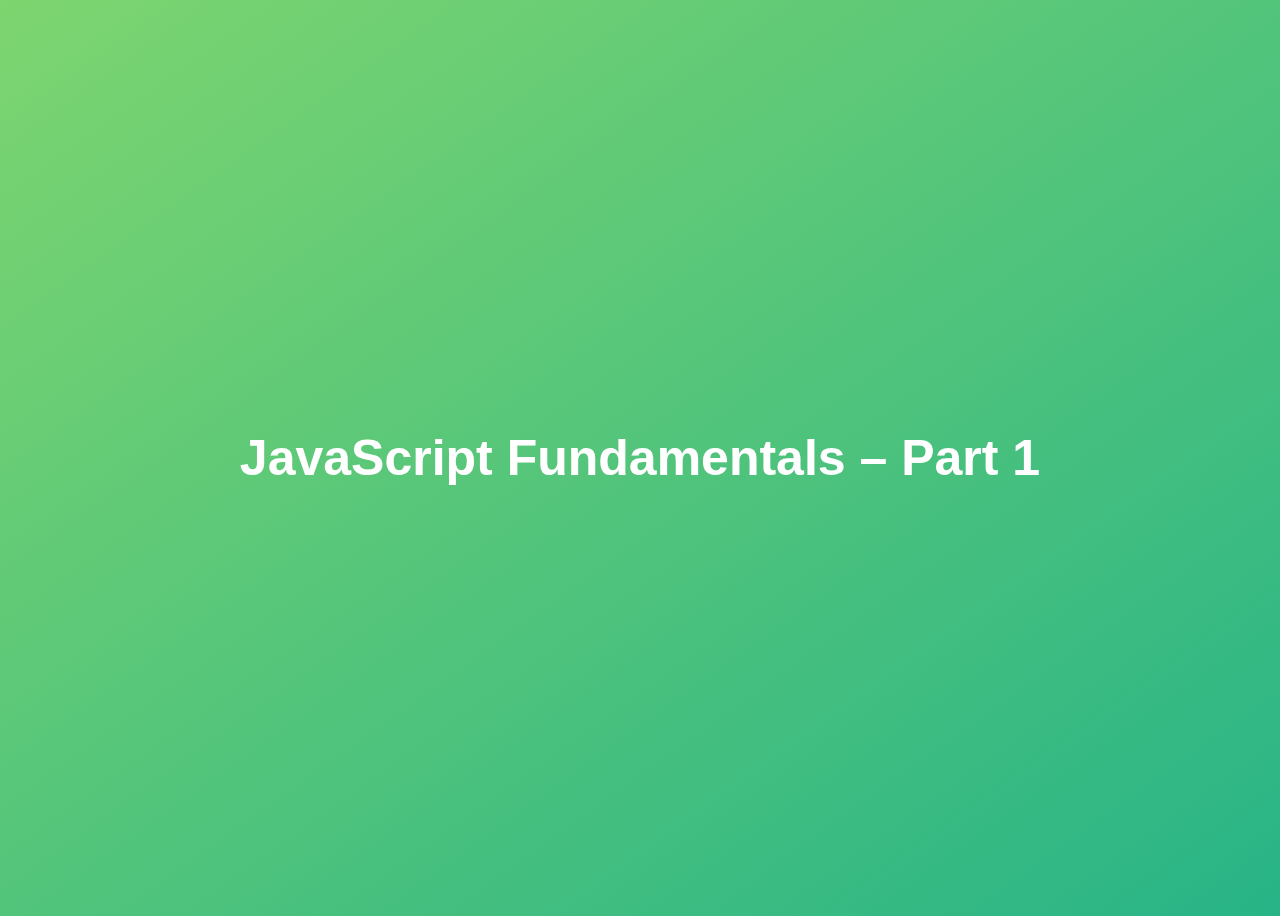
<file: index.html>
<!DOCTYPE html>
<html lang="en">

<head>
  <meta charset="UTF-8" />
  <meta name="viewport" content="width=device-width, initial-scale=1.0" />
  <meta http-equiv="X-UA-Compatible" content="ie=edge" />
  <title>JavaScript Fundamentals – Part 1</title>
  <style>
    body {
      height: 100vh;
      display: flex;
      align-items: center;
      background: linear-gradient(to top left, #28b487, #7dd56f);
    }

    h1 {
      font-family: sans-serif;
      font-size: 50px;
      line-height: 1.3;
      width: 100%;
      padding: 30px;
      text-align: center;
      color: white;
    }
  </style>
</head>

<body>
  <h1>JavaScript Fundamentals – Part 1</h1>

  <script src="challenge1.js"></script>
  <script src="challenge2.js"></script>
  <script src="challenge3.js"></script>

</body>

</html>
</file>
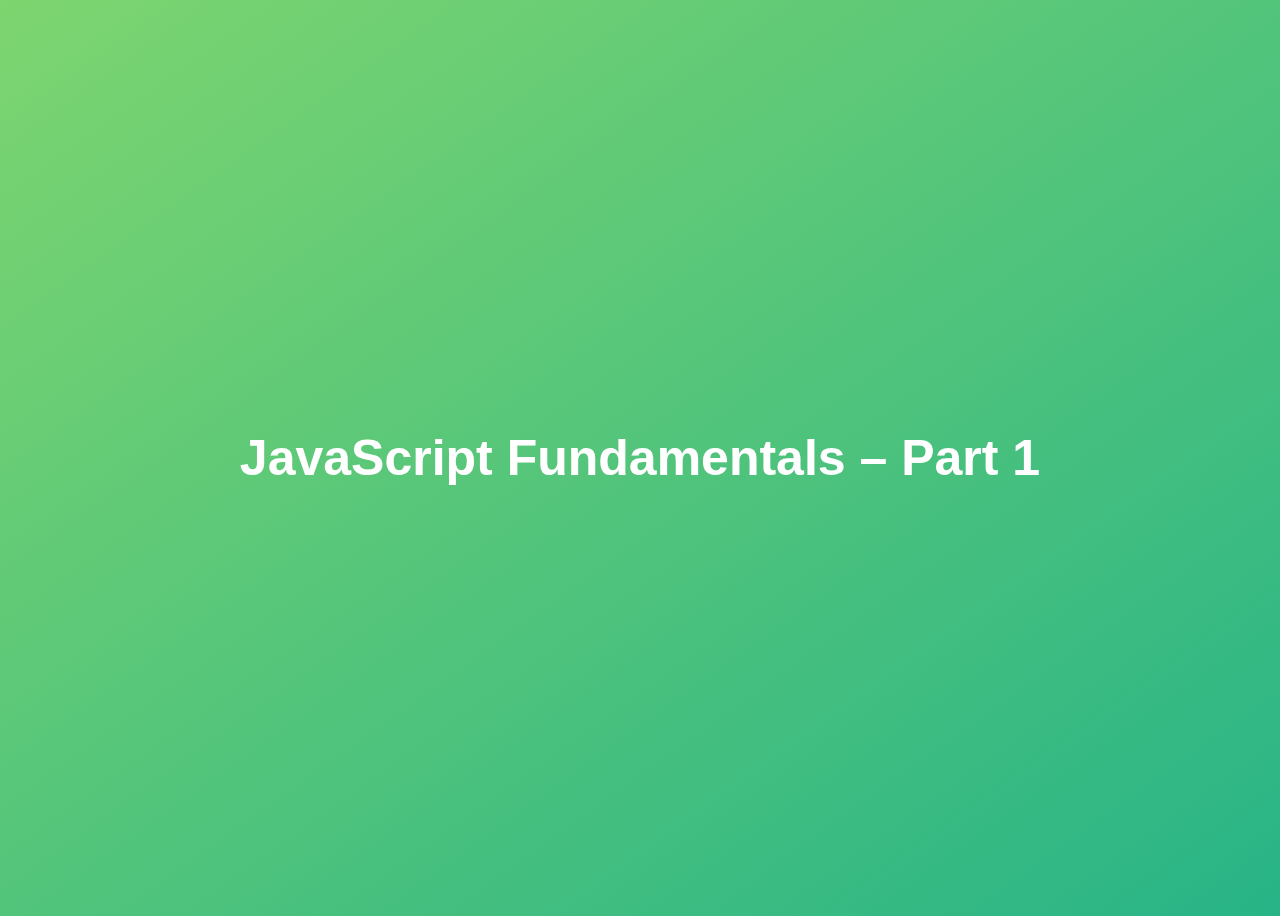
<file: 01-Fundamentals-Part-1/index.html>
<!DOCTYPE html>
<html lang="en">
  <head>
    <meta charset="UTF-8" />
    <meta name="viewport" content="width=device-width, initial-scale=1.0" />
    <meta http-equiv="X-UA-Compatible" content="ie=edge" />
    <title>JavaScript Fundamentals – Part 1</title>
    <style>
      body {
        height: 100vh;
        display: flex;
        align-items: center;
        background: linear-gradient(to top left, #28b487, #7dd56f);
      }

      h1 {
        font-family: sans-serif;
        font-size: 50px;
        line-height: 1.3;
        width: 100%;
        padding: 30px;
        text-align: center;
        color: white;
      }
    </style>
  </head>

  <body>
    <h1>JavaScript Fundamentals – Part 1</h1>

    <script src="challenge1.js"></script>
    <script src="challenge2.js"></script>
    <script src="challenge3.js"></script>
    <script src="challenge4.js"></script>
  </body>
</html>
</file>
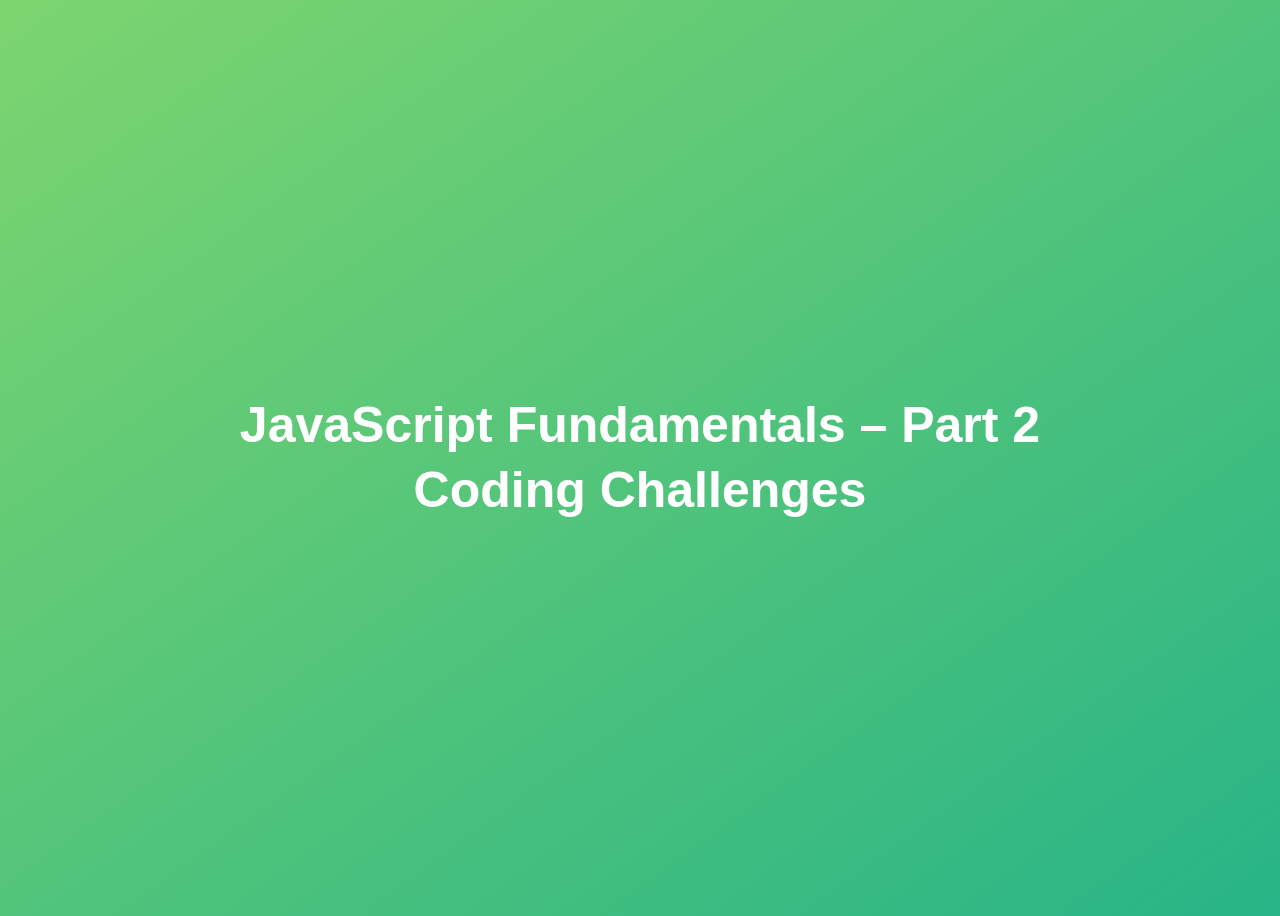
<file: 02-Fundamentals-Part-2/index.html>
<!DOCTYPE html>
<html lang="en">

<head>
  <meta charset="UTF-8" />
  <meta name="viewport" content="width=device-width, initial-scale=1.0" />
  <meta http-equiv="X-UA-Compatible" content="ie=edge" />
  <title>JavaScript Fundamentals – Part 2</title>
  <style>
    body {
      height: 100vh;
      display: flex;
      align-items: center;
      background: linear-gradient(to top left, #28b487, #7dd56f);
    }

    h1 {
      font-family: sans-serif;
      font-size: 50px;
      line-height: 1.3;
      width: 100%;
      padding: 30px;
      text-align: center;
      color: white;
    }
  </style>
</head>

<body>
  <h1>JavaScript Fundamentals – Part 2 <br>
    Coding Challenges</h1>

  <!-- <script src="challenge1.js"></script> -->
  <!-- <script src="challenge2.js"></script> -->
  <!-- <script src="challenge3.js"></script> -->
  <script src="challenge4.js"></script>
</body>

</html>
</file>
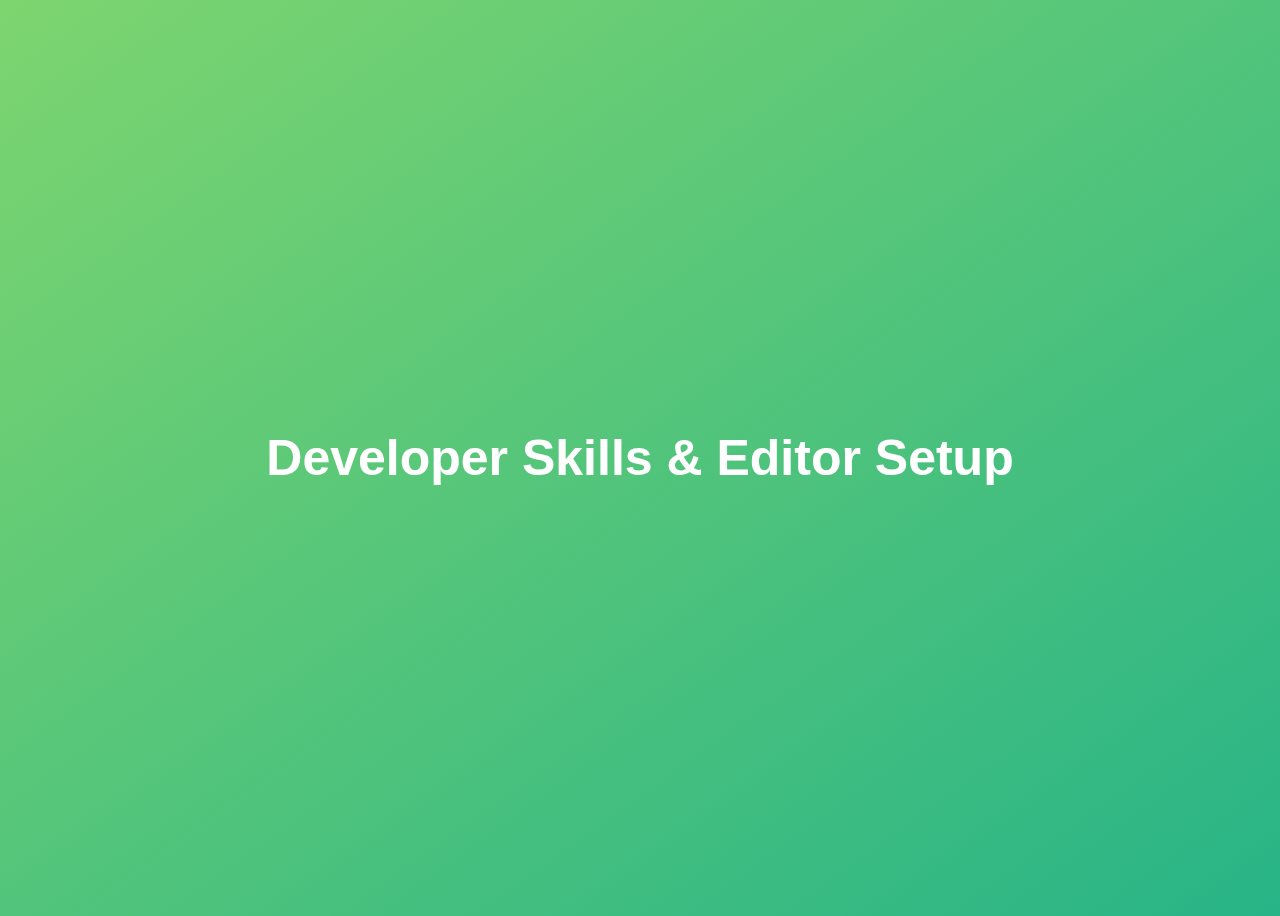
<file: 03-Developer-Skills/index.html>
<!DOCTYPE html>
<html lang="en">
  <head>
    <meta charset="UTF-8" />
    <meta name="viewport" content="width=device-width, initial-scale=1.0" />
    <meta http-equiv="X-UA-Compatible" content="ie=edge" />
    <title>Developer Skills & Editor Setup</title>
    <style>
      body {
        height: 100vh;
        display: flex;
        align-items: center;
        background: linear-gradient(to top left, #28b487, #7dd56f);
      }
      h1 {
        font-family: sans-serif;
        font-size: 50px;
        line-height: 1.3;
        width: 100%;
        padding: 30px;
        text-align: center;
        color: white;
      }
    </style>
  </head>
  <body>
    <h1>Developer Skills & Editor Setup</h1>
    <script src="script.js"></script>
  </body>
</html>
</file>
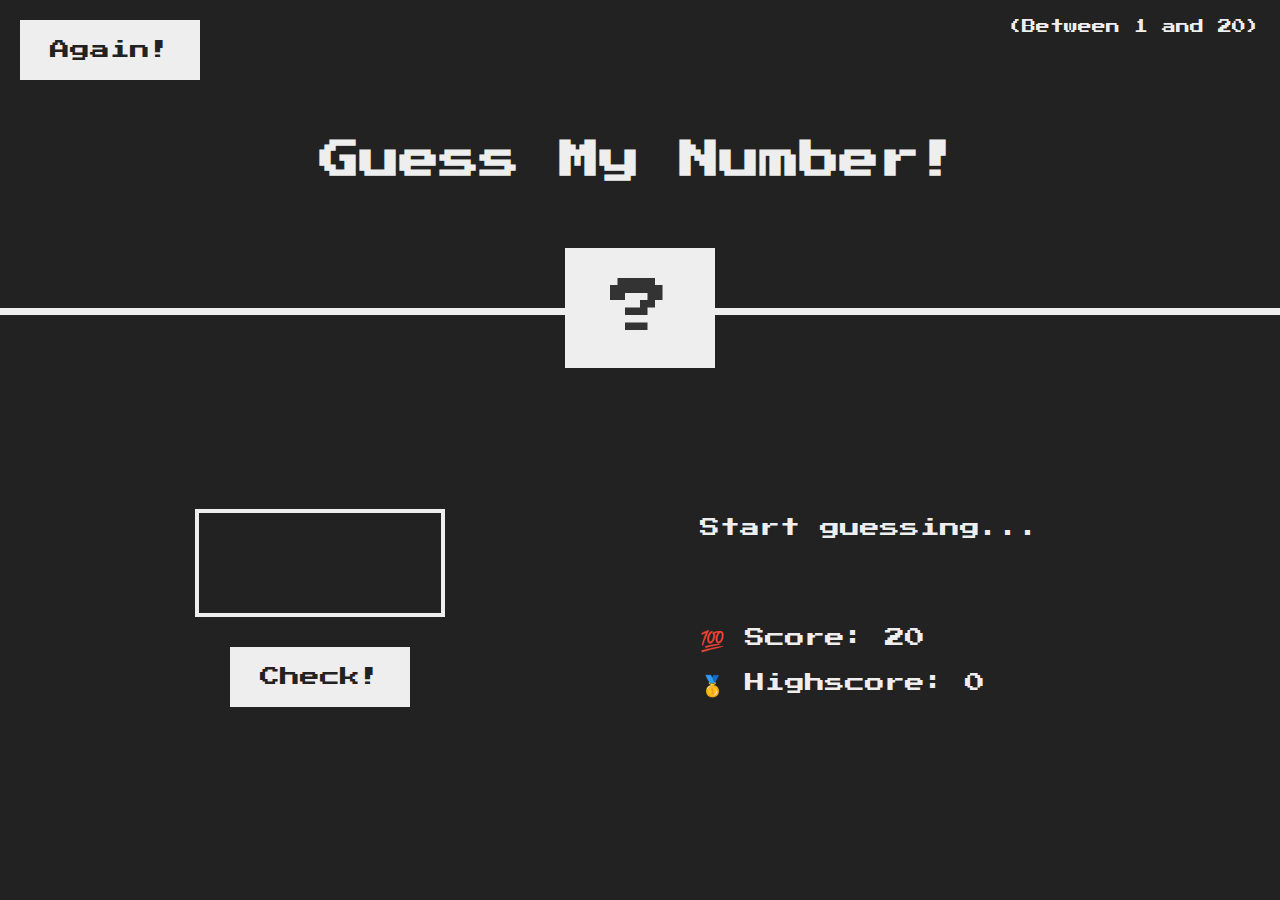
<file: 05-Guess-My-Number/index.html>
<!DOCTYPE html>
<html lang="en">
  <head>
    <meta charset="UTF-8" />
    <meta name="viewport" content="width=device-width, initial-scale=1.0" />
    <meta http-equiv="X-UA-Compatible" content="ie=edge" />
    <link rel="stylesheet" href="style.css" />
    <title>Guess My Number!</title>
  </head>
  <body>
    <header>
      <h1>Guess My Number!</h1>
      <p class="between">(Between 1 and 20)</p>
      <button class="btn again">Again!</button>
      <div class="number">?</div>
    </header>
    <main>
      <section class="left">
        <input type="number" class="guess" />
        <button class="btn check">Check!</button>
      </section>
      <section class="right">
        <p class="message">Start guessing...</p>
        <p class="label-score">💯 Score: <span class="score">20</span></p>
        <p class="label-highscore">
          🥇 Highscore: <span class="highscore">0</span>
        </p>
      </section>
    </main>
    <script src="script.js"></script>
  </body>
</html>
</file>
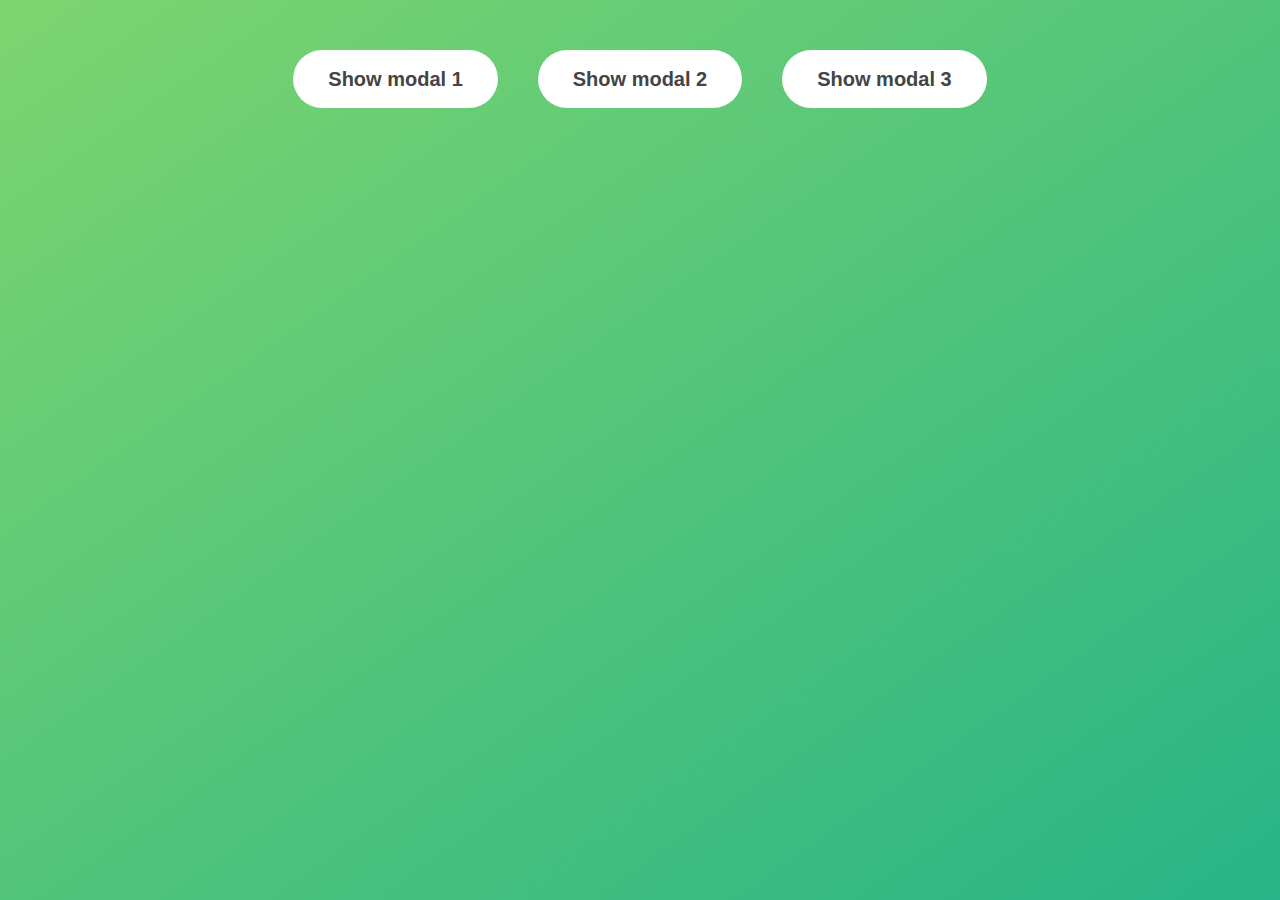
<file: 06-Modal/index.html>
<!DOCTYPE html>
<html lang="en">
  <head>
    <meta charset="UTF-8" />
    <meta name="viewport" content="width=device-width, initial-scale=1.0" />
    <meta http-equiv="X-UA-Compatible" content="ie=edge" />
    <link rel="stylesheet" href="style.css" />
    <title>Modal window</title>
  </head>
  <body>
    <button class="show-modal">Show modal 1</button>
    <button class="show-modal">Show modal 2</button>
    <button class="show-modal">Show modal 3</button>

    <div class="modal hidden">
      <button class="close-modal">&times;</button>
      <h1>I'm a modal window 😍</h1>
      <p>
        Lorem ipsum dolor sit amet, consectetur adipisicing elit, sed do eiusmod
        tempor incididunt ut labore et dolore magna aliqua. Ut enim ad minim
        veniam, quis nostrud exercitation ullamco laboris nisi ut aliquip ex ea
        commodo consequat. Duis aute irure dolor in reprehenderit in voluptate
        velit esse cillum dolore eu fugiat nulla pariatur. Excepteur sint
        occaecat cupidatat non proident, sunt in culpa qui officia deserunt
        mollit anim id est laborum.
      </p>
    </div>
    <div class="overlay hidden"></div>

    <script src="script.js"></script>
  </body>
</html>
</file>
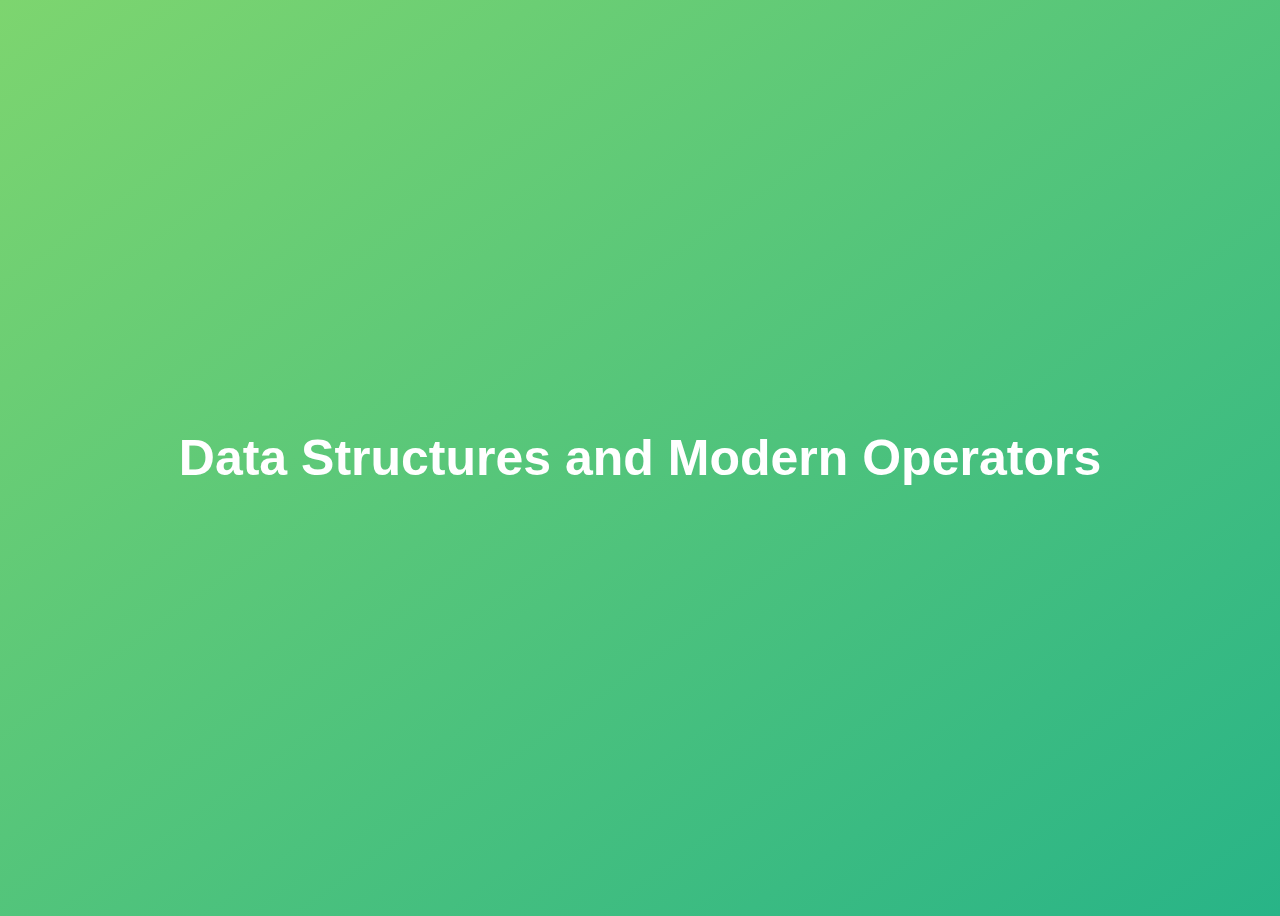
<file: 08-Data-Structures-Operators/index.html>
<!DOCTYPE html>
<html lang="en">
  <head>
    <meta charset="UTF-8" />
    <meta name="viewport" content="width=device-width, initial-scale=1.0" />
    <meta http-equiv="X-UA-Compatible" content="ie=edge" />
    <title>Data Structures and Modern Operators</title>
    <style>
      body {
        height: 100vh;
        display: flex;
        align-items: center;
        background: linear-gradient(to top left, #28b487, #7dd56f);
      }
      h1 {
        font-family: sans-serif;
        font-size: 50px;
        line-height: 1.3;
        width: 100%;
        padding: 30px;
        text-align: center;
        color: white;
      }
      button {
        width: 50px;
        height: 20px;
        margin: 10px;
      }
      textarea {
        width: 300px;
        height: 100px;
      }
    </style>
  </head>
  <body>
    <h1>Data Structures and Modern Operators</h1>
    <!-- <script src="challenge1.js"></script> -->
    <!-- <script src="challenge2.js"></script> -->
    <!-- <script src="challenge3.js"></script> -->
    <!-- <script src="challenge4.js"></script> -->
    <script src="challenge5.js"></script>
  </body>
</html>
</file>
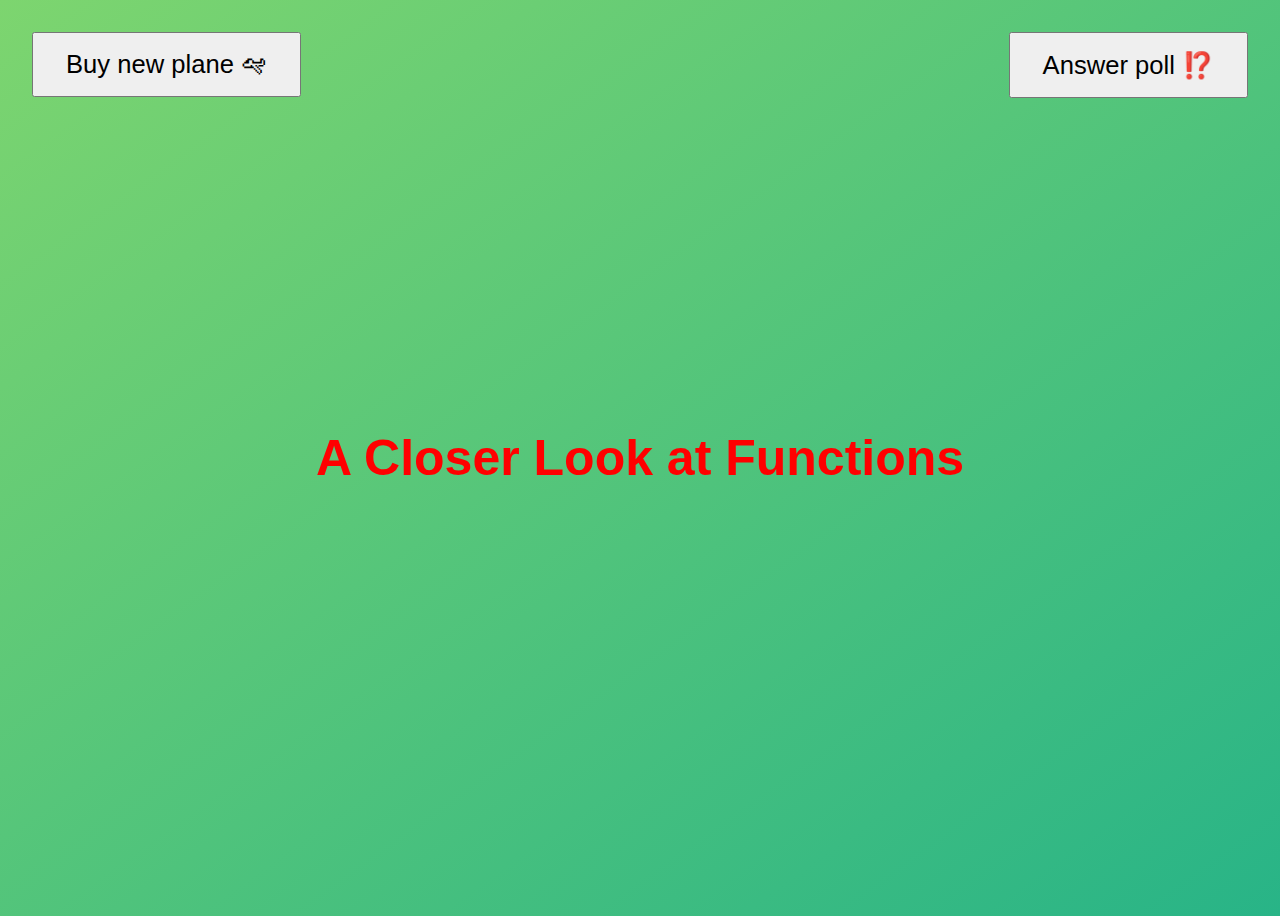
<file: 09-Functions/index.html>
<!DOCTYPE html>
<html lang="en">
  <head>
    <meta charset="UTF-8" />
    <meta name="viewport" content="width=device-width, initial-scale=1.0" />
    <meta http-equiv="X-UA-Compatible" content="ie=edge" />
    <title>A Closer Look at Functions</title>
    <style>
      body {
        height: 100vh;
        display: flex;
        align-items: center;
        background: linear-gradient(to top left, #28b487, #7dd56f);
      }
      h1 {
        font-family: sans-serif;
        font-size: 50px;
        line-height: 1.3;
        width: 100%;
        padding: 30px;
        text-align: center;
        color: white;
      }
      .buy,
      .poll {
        font-size: 1.6rem;
        padding: 1rem 2rem;
        position: absolute;
        top: 2rem;
      }
      .buy {
        left: 2rem;
      }
      .poll {
        right: 2rem;
      }
    </style>
  </head>
  <body>
    <h1>A Closer Look at Functions</h1>
    <button class="buy">Buy new plane 🛩</button>
    <button class="poll">Answer poll ⁉️</button>
    <!-- <script src="challenge1.js"></script> -->
    <script src="challenge2.js"></script>
  </body>
</html>
</file>
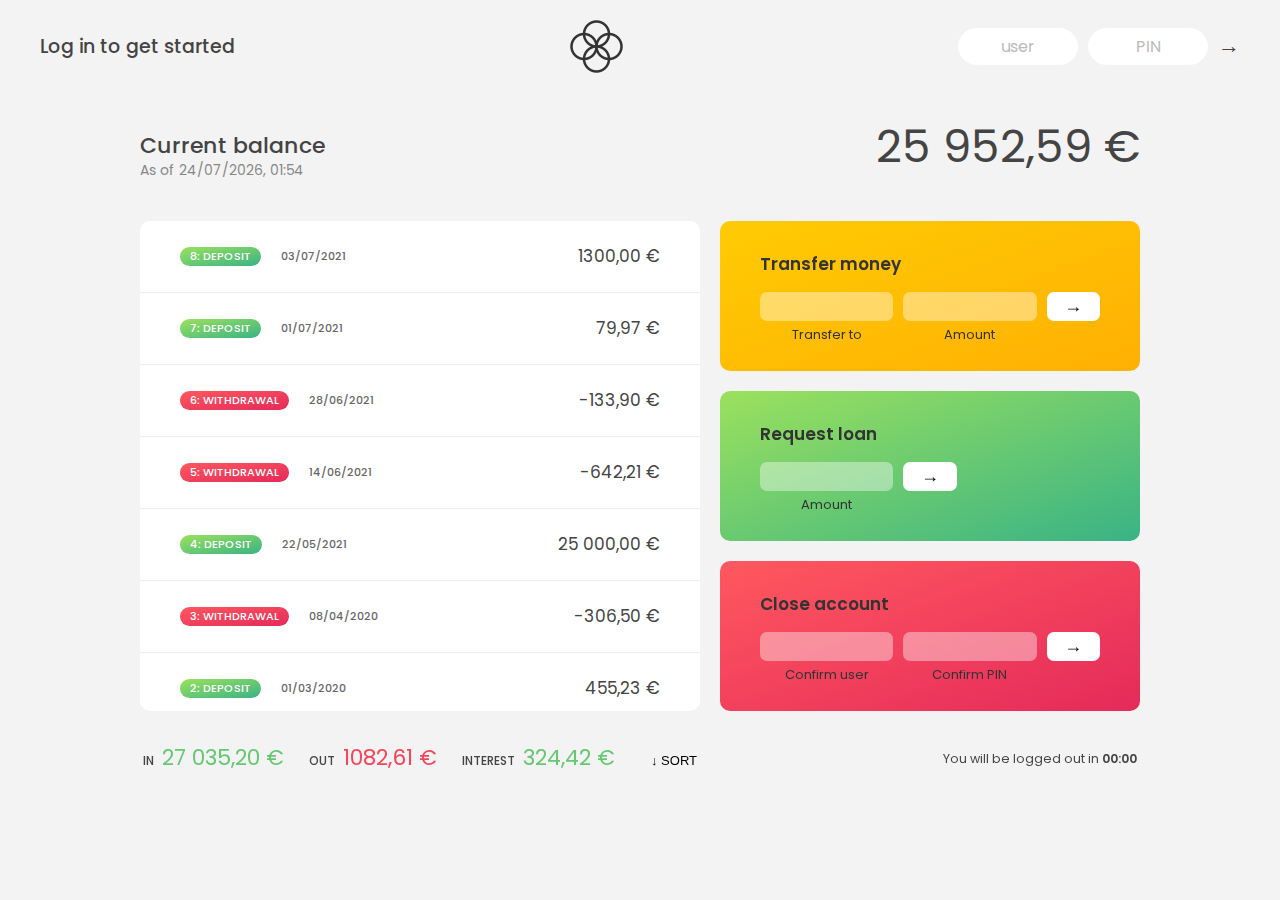
<file: 10-Arrays-Bankist/index.html>
<!DOCTYPE html>
<html lang="en">
  <head>
    <meta charset="UTF-8" />
    <meta name="viewport" content="width=device-width, initial-scale=1.0" />
    <meta http-equiv="X-UA-Compatible" content="ie=edge" />
    <link rel="shortcut icon" type="image/png" href="/icon.png" />

    <link
      href="https://fonts.googleapis.com/css?family=Poppins:400,500,600&display=swap"
      rel="stylesheet"
    />

    <link rel="stylesheet" href="style.css" />
    <title>Bankist</title>
  </head>
  <body>
    <!-- TOP NAVIGATION -->
    <nav>
      <p class="welcome">Log in to get started</p>
      <img src="logo.png" alt="Logo" class="logo" />
      <form class="login">
        <input
          type="text"
          placeholder="user"
          class="login__input login__input--user"
        />
        <input
          type="text"
          placeholder="PIN"
          maxlength="4"
          class="login__input login__input--pin"
        />
        <button class="login__btn">&rarr;</button>
      </form>
    </nav>

    <main class="app">
      <!-- BALANCE -->
      <div class="balance">
        <div>
          <p class="balance__label">Current balance</p>
          <p class="balance__date">
            As of <span class="date">05/03/2037</span>
          </p>
        </div>
        <p class="balance__value">0000€</p>
      </div>

      <!-- MOVEMENTS -->
      <div class="movements">
        <div class="movements__row">
          <div class="movements__type movements__type--deposit">2 deposit</div>
          <div class="movements__date">3 days ago</div>
          <div class="movements__value">4 000€</div>
        </div>
        <div class="movements__row">
          <div class="movements__type movements__type--withdrawal">
            1 withdrawal
          </div>
          <div class="movements__date">24/01/2037</div>
          <div class="movements__value">-378€</div>
        </div>
      </div>

      <!-- SUMMARY -->
      <div class="summary">
        <p class="summary__label">In</p>
        <p class="summary__value summary__value--in">0000€</p>
        <p class="summary__label">Out</p>
        <p class="summary__value summary__value--out">0000€</p>
        <p class="summary__label">Interest</p>
        <p class="summary__value summary__value--interest">0000€</p>
        <button class="btn--sort">&downarrow; SORT</button>
      </div>

      <!-- OPERATION: TRANSFERS -->
      <div class="operation operation--transfer">
        <h2>Transfer money</h2>
        <form class="form form--transfer">
          <input type="text" class="form__input form__input--to" />
          <input type="number" class="form__input form__input--amount" />
          <button class="form__btn form__btn--transfer">&rarr;</button>
          <label class="form__label">Transfer to</label>
          <label class="form__label">Amount</label>
        </form>
      </div>

      <!-- OPERATION: LOAN -->
      <div class="operation operation--loan">
        <h2>Request loan</h2>
        <form class="form form--loan">
          <input type="number" class="form__input form__input--loan-amount" />
          <button class="form__btn form__btn--loan">&rarr;</button>
          <label class="form__label form__label--loan">Amount</label>
        </form>
      </div>

      <!-- OPERATION: CLOSE -->
      <div class="operation operation--close">
        <h2>Close account</h2>
        <form class="form form--close">
          <input type="text" class="form__input form__input--user" />
          <input
            type="text"
            maxlength="6"
            class="form__input form__input--pin"
          />
          <button class="form__btn form__btn--close">&rarr;</button>
          <label class="form__label">Confirm user</label>
          <label class="form__label">Confirm PIN</label>
        </form>
      </div>

      <!-- LOGOUT TIMER -->
      <p class="logout-timer">
        You will be logged out in <span class="timer">00:00</span>
      </p>
    </main>

    <!-- <footer>
      &copy; by Jonas Schmedtmann. Don't claim as your own :)
    </footer> -->

    <script src="script.js"></script>
    <!-- <script src="code-challenges/challenge1.js"></script> -->
    <!-- <script src="code-challenges/challenge2.js"></script> -->
    <!-- <script src="code-challenges/challenge3.js"></script> -->
  </body>
</html>
</file>
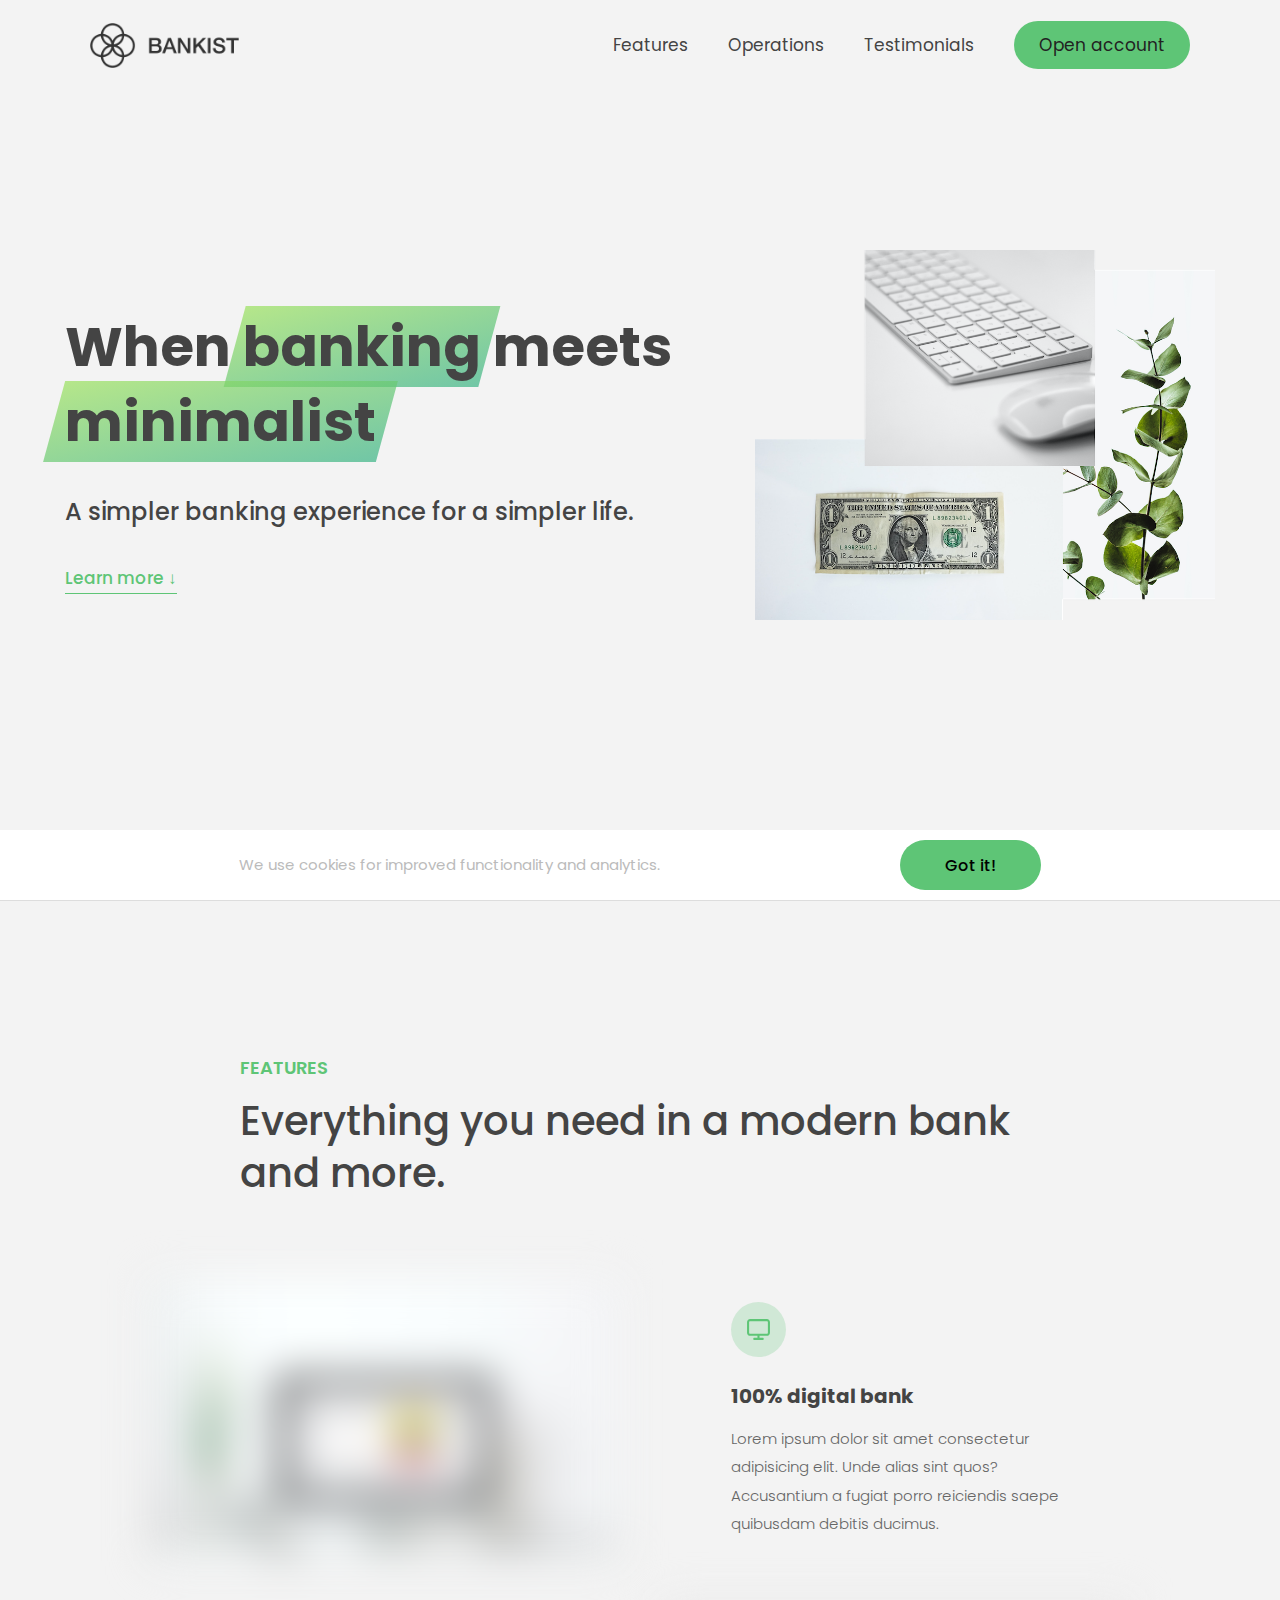
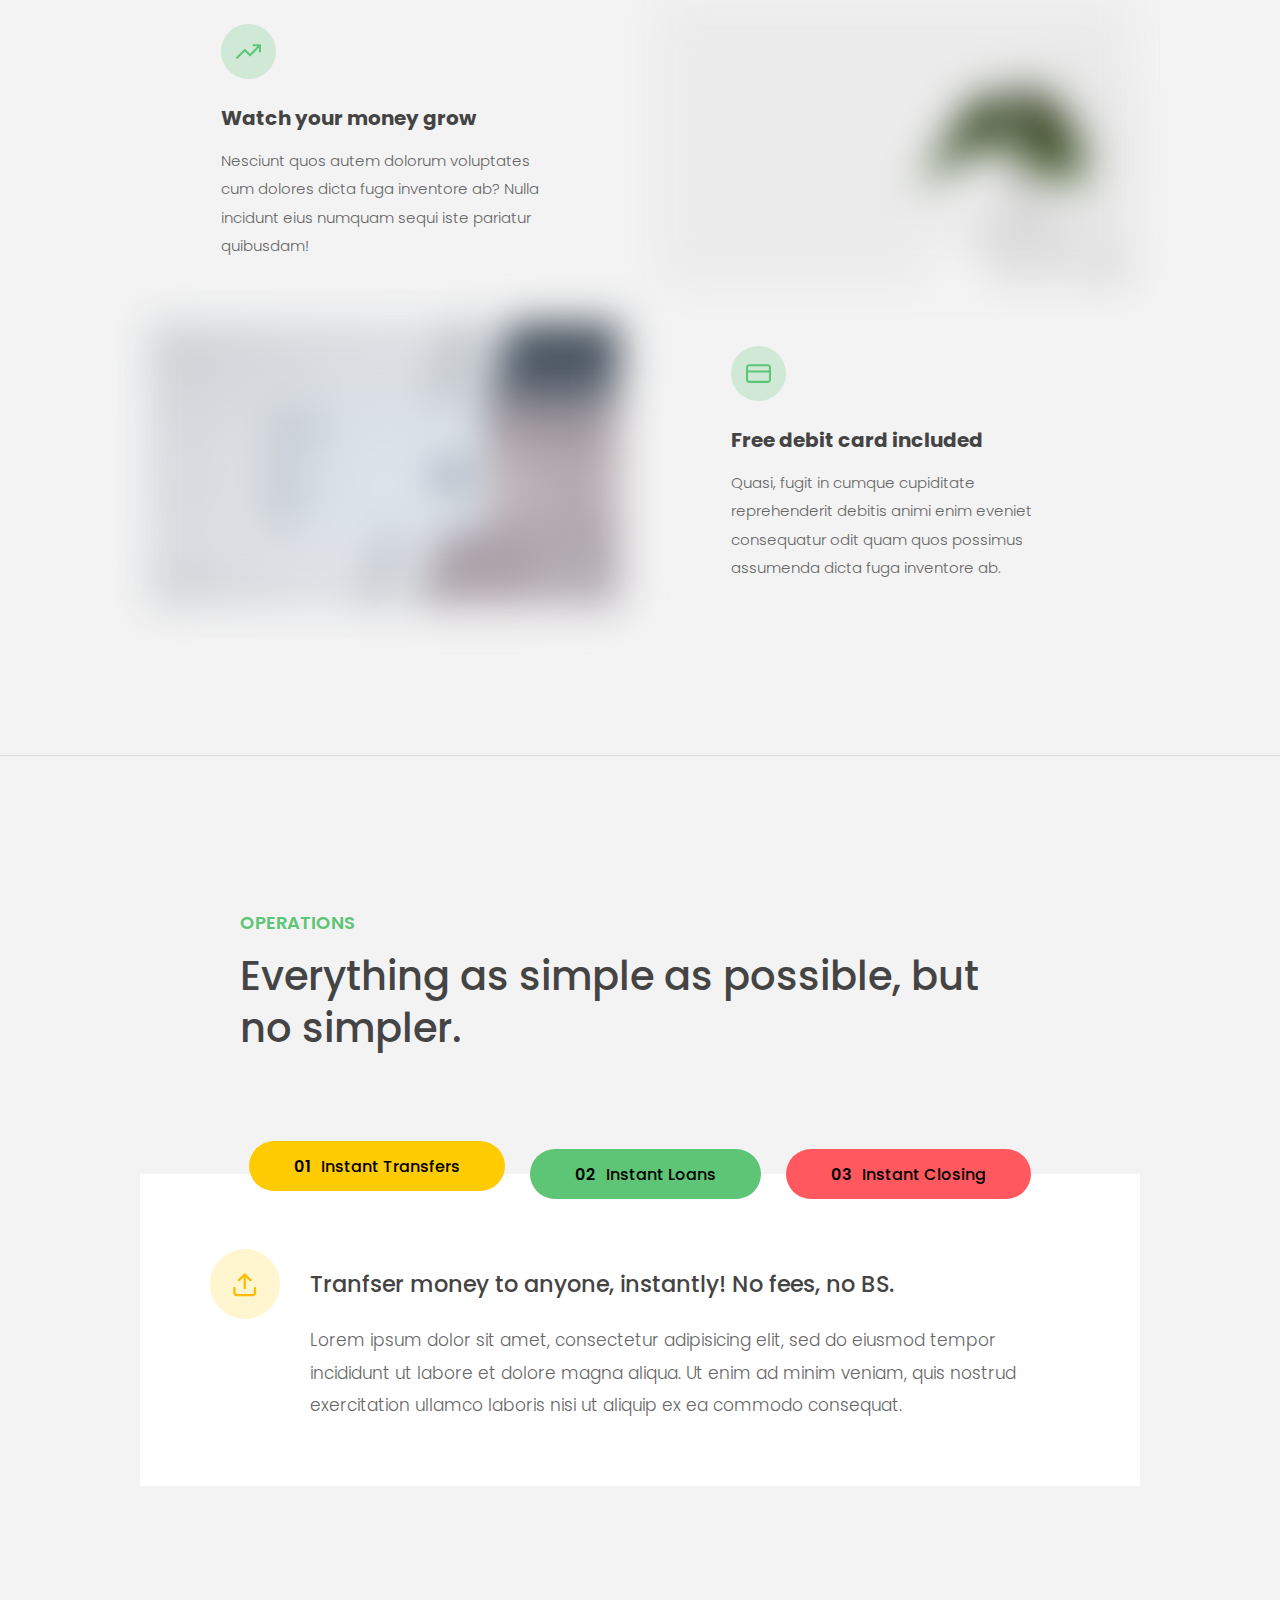
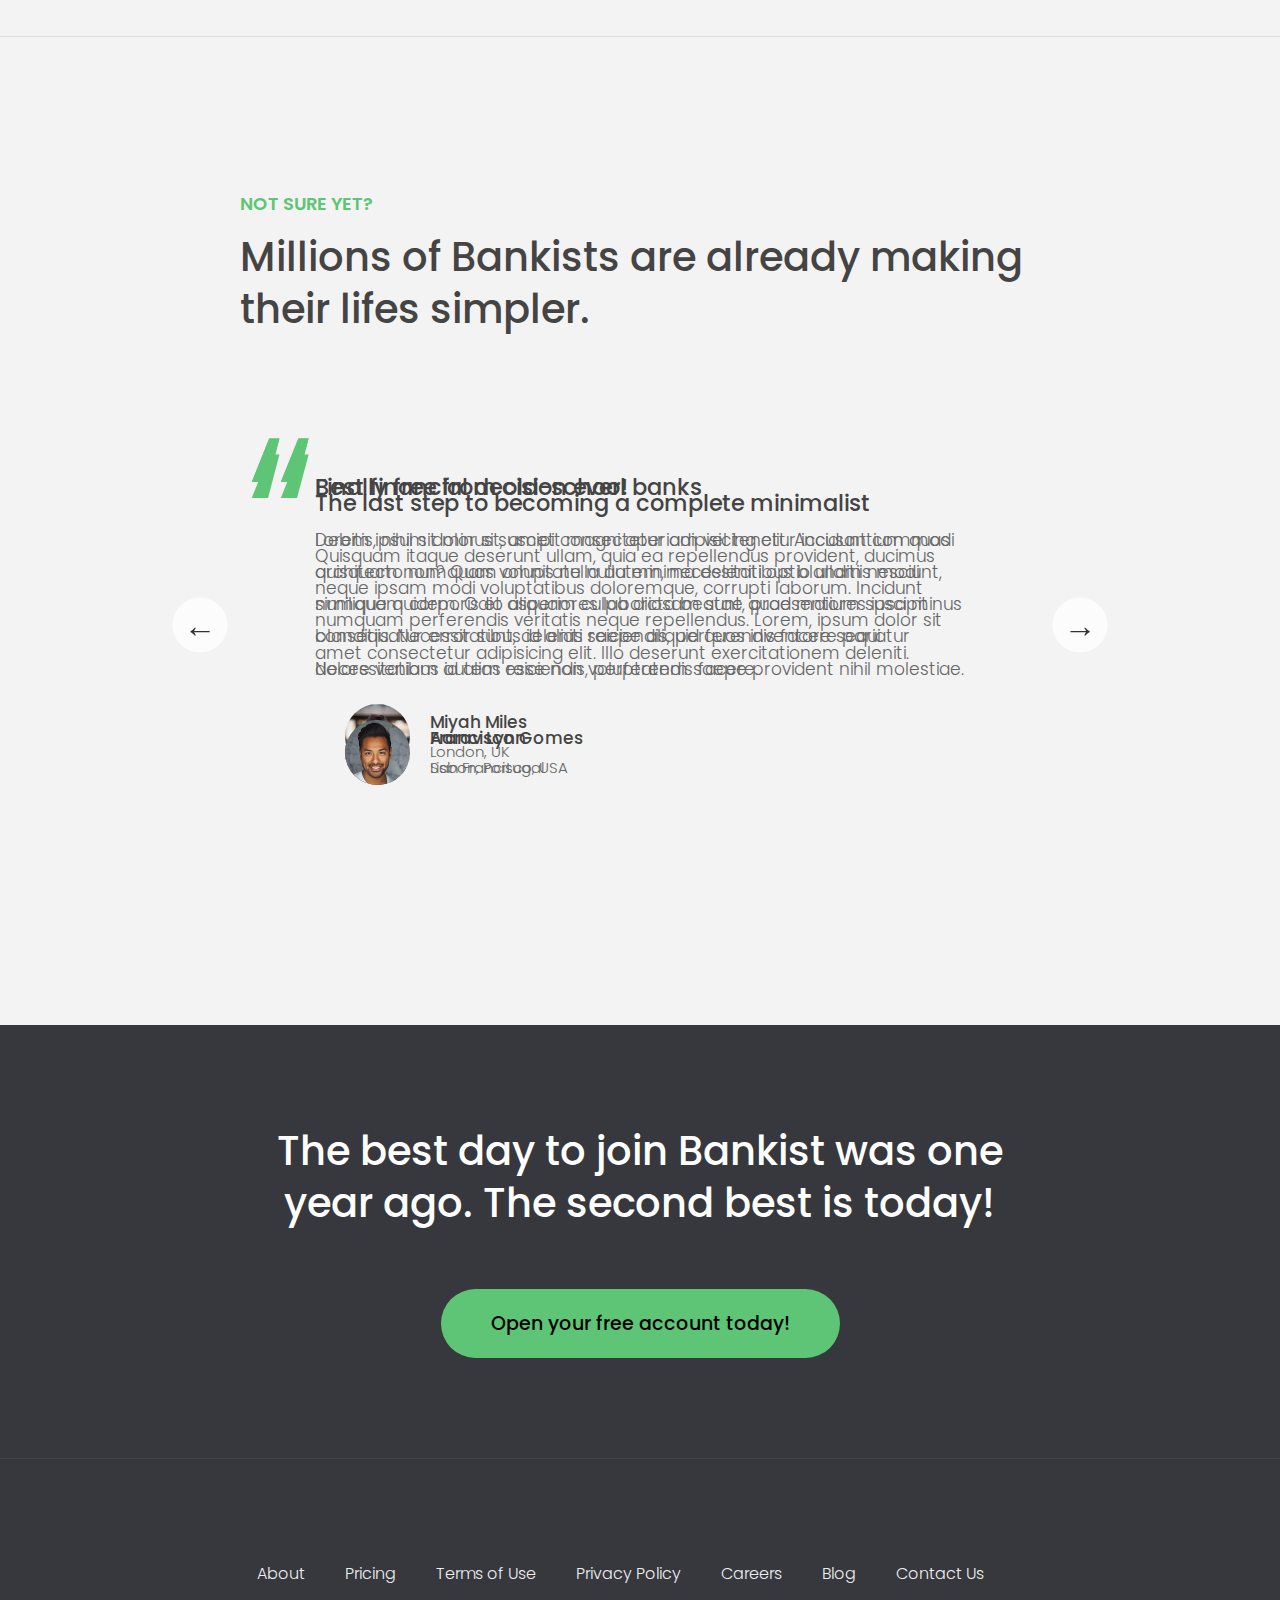
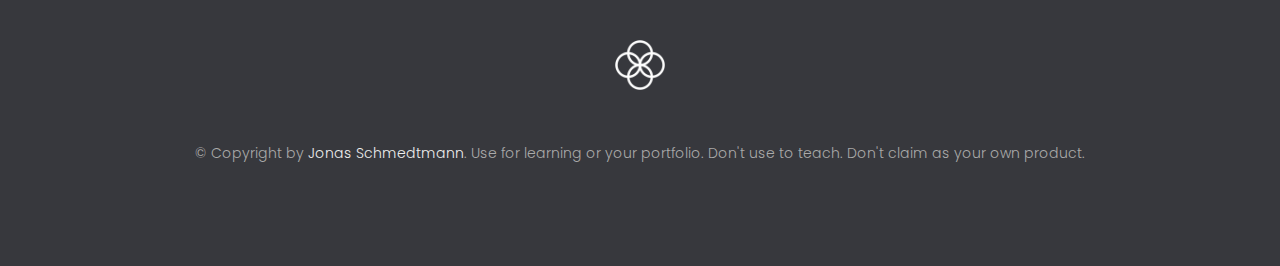
<file: 11-Advanced-DOM-Bankist/index.html>
<!DOCTYPE html>
<html lang="en">
  <head>
    <meta charset="UTF-8" />
    <meta name="viewport" content="width=device-width, initial-scale=1.0" />
    <meta http-equiv="X-UA-Compatible" content="ie=edge" />
    <link rel="shortcut icon" type="image/png" href="img/icon.png" />

    <link
      href="https://fonts.googleapis.com/css?family=Poppins:300,400,500,600&display=swap"
      rel="stylesheet"
    />
    <link rel="stylesheet" href="style.css" />
    <title>Bankist | When Banking meets Minimalist</title>
  </head>
  <body>
    <header class="header">
      <nav class="nav">
        <img
          src="img/logo.png"
          alt="Bankist logo"
          class="nav__logo"
          id="logo"
        />
        <ul class="nav__links">
          <li class="nav__item">
            <a class="nav__link" href="#section--1">Features</a>
          </li>
          <li class="nav__item">
            <a class="nav__link" href="#section--2">Operations</a>
          </li>
          <li class="nav__item">
            <a class="nav__link" href="#section--3">Testimonials</a>
          </li>
          <li class="nav__item">
            <a class="nav__link nav__link--btn btn--show-modal" href="#"
              >Open account</a
            >
          </li>
        </ul>
      </nav>

      <div class="header__title">
        <h1>
          When
          <!-- Green highlight effect -->
          <span class="highlight">banking</span>
          meets<br />
          <span class="highlight">minimalist</span>
        </h1>
        <h4>A simpler banking experience for a simpler life.</h4>
        <button class="btn--text btn--scroll-to">Learn more &DownArrow;</button>
        <img
          src="img/hero.png"
          class="header__img"
          alt="Minimalist bank items"
        />
      </div>
    </header>

    <section class="section" id="section--1">
      <div class="section__title">
        <h2 class="section__description">Features</h2>
        <h3 class="section__header">
          Everything you need in a modern bank and more.
        </h3>
      </div>

      <div class="features">
        <img
          src="img/digital-lazy.jpg"
          data-src="img/digital.jpg"
          alt="Computer"
          class="features__img lazy-img"
        />
        <div class="features__feature">
          <div class="features__icon">
            <svg>
              <use xlink:href="img/icons.svg#icon-monitor"></use>
            </svg>
          </div>
          <h5 class="features__header">100% digital bank</h5>
          <p>
            Lorem ipsum dolor sit amet consectetur adipisicing elit. Unde alias
            sint quos? Accusantium a fugiat porro reiciendis saepe quibusdam
            debitis ducimus.
          </p>
        </div>

        <div class="features__feature">
          <div class="features__icon">
            <svg>
              <use xlink:href="img/icons.svg#icon-trending-up"></use>
            </svg>
          </div>
          <h5 class="features__header">Watch your money grow</h5>
          <p>
            Nesciunt quos autem dolorum voluptates cum dolores dicta fuga
            inventore ab? Nulla incidunt eius numquam sequi iste pariatur
            quibusdam!
          </p>
        </div>
        <img
          src="img/grow-lazy.jpg"
          data-src="img/grow.jpg"
          alt="Plant"
          class="features__img lazy-img"
        />

        <img
          src="img/card-lazy.jpg"
          data-src="img/card.jpg"
          alt="Credit card"
          class="features__img lazy-img"
        />
        <div class="features__feature">
          <div class="features__icon">
            <svg>
              <use xlink:href="img/icons.svg#icon-credit-card"></use>
            </svg>
          </div>
          <h5 class="features__header">Free debit card included</h5>
          <p>
            Quasi, fugit in cumque cupiditate reprehenderit debitis animi enim
            eveniet consequatur odit quam quos possimus assumenda dicta fuga
            inventore ab.
          </p>
        </div>
      </div>
    </section>

    <section class="section" id="section--2">
      <div class="section__title">
        <h2 class="section__description">Operations</h2>
        <h3 class="section__header">
          Everything as simple as possible, but no simpler.
        </h3>
      </div>

      <div class="operations">
        <div class="operations__tab-container">
          <button
            class="
              btn
              operations__tab operations__tab--1 operations__tab--active
            "
            data-tab="1"
          >
            <span>01</span>Instant Transfers
          </button>
          <button class="btn operations__tab operations__tab--2" data-tab="2">
            <span>02</span>Instant Loans
          </button>
          <button class="btn operations__tab operations__tab--3" data-tab="3">
            <span>03</span>Instant Closing
          </button>
        </div>
        <div
          class="
            operations__content
            operations__content--1
            operations__content--active
          "
        >
          <div class="operations__icon operations__icon--1">
            <svg>
              <use xlink:href="img/icons.svg#icon-upload"></use>
            </svg>
          </div>
          <h5 class="operations__header">
            Tranfser money to anyone, instantly! No fees, no BS.
          </h5>
          <p>
            Lorem ipsum dolor sit amet, consectetur adipisicing elit, sed do
            eiusmod tempor incididunt ut labore et dolore magna aliqua. Ut enim
            ad minim veniam, quis nostrud exercitation ullamco laboris nisi ut
            aliquip ex ea commodo consequat.
          </p>
        </div>

        <div class="operations__content operations__content--2">
          <div class="operations__icon operations__icon--2">
            <svg>
              <use xlink:href="img/icons.svg#icon-home"></use>
            </svg>
          </div>
          <h5 class="operations__header">
            Buy a home or make your dreams come true, with instant loans.
          </h5>
          <p>
            Duis aute irure dolor in reprehenderit in voluptate velit esse
            cillum dolore eu fugiat nulla pariatur. Excepteur sint occaecat
            cupidatat non proident, sunt in culpa qui officia deserunt mollit
            anim id est laborum.
          </p>
        </div>
        <div class="operations__content operations__content--3">
          <div class="operations__icon operations__icon--3">
            <svg>
              <use xlink:href="img/icons.svg#icon-user-x"></use>
            </svg>
          </div>
          <h5 class="operations__header">
            No longer need your account? No problem! Close it instantly.
          </h5>
          <p>
            Excepteur sint occaecat cupidatat non proident, sunt in culpa qui
            officia deserunt mollit anim id est laborum. Ut enim ad minim
            veniam, quis nostrud exercitation ullamco laboris nisi ut aliquip ex
            ea commodo consequat.
          </p>
        </div>
      </div>
    </section>

    <section class="section" id="section--3">
      <div class="section__title section__title--testimonials">
        <h2 class="section__description">Not sure yet?</h2>
        <h3 class="section__header">
          Millions of Bankists are already making their lifes simpler.
        </h3>
      </div>

      <div class="slider">
        <div class="slide slide--1">
          <div class="testimonial">
            <h5 class="testimonial__header">Best financial decision ever!</h5>
            <blockquote class="testimonial__text">
              Lorem ipsum dolor sit, amet consectetur adipisicing elit.
              Accusantium quas quisquam non? Quas voluptate nulla minima
              deleniti optio ullam nesciunt, numquam corporis et asperiores
              laboriosam sunt, praesentium suscipit blanditiis. Necessitatibus
              id alias reiciendis, perferendis facere pariatur dolore veniam
              autem esse non voluptatem saepe provident nihil molestiae.
            </blockquote>
            <address class="testimonial__author">
              <img src="img/user-1.jpg" alt="" class="testimonial__photo" />
              <h6 class="testimonial__name">Aarav Lynn</h6>
              <p class="testimonial__location">San Francisco, USA</p>
            </address>
          </div>
        </div>

        <div class="slide slide--2">
          <div class="testimonial">
            <h5 class="testimonial__header">
              The last step to becoming a complete minimalist
            </h5>
            <blockquote class="testimonial__text">
              Quisquam itaque deserunt ullam, quia ea repellendus provident,
              ducimus neque ipsam modi voluptatibus doloremque, corrupti
              laborum. Incidunt numquam perferendis veritatis neque repellendus.
              Lorem, ipsum dolor sit amet consectetur adipisicing elit. Illo
              deserunt exercitationem deleniti.
            </blockquote>
            <address class="testimonial__author">
              <img src="img/user-2.jpg" alt="" class="testimonial__photo" />
              <h6 class="testimonial__name">Miyah Miles</h6>
              <p class="testimonial__location">London, UK</p>
            </address>
          </div>
        </div>

        <div class="slide slide--3">
          <div class="testimonial">
            <h5 class="testimonial__header">
              Finally free from old-school banks
            </h5>
            <blockquote class="testimonial__text">
              Debitis, nihil sit minus suscipit magni aperiam vel tenetur
              incidunt commodi architecto numquam omnis nulla autem,
              necessitatibus blanditiis modi similique quidem. Odio aliquam
              culpa dicta beatae quod maiores ipsa minus consequatur error sunt,
              deleniti saepe aliquid quos inventore sequi. Necessitatibus id
              alias reiciendis, perferendis facere.
            </blockquote>
            <address class="testimonial__author">
              <img src="img/user-3.jpg" alt="" class="testimonial__photo" />
              <h6 class="testimonial__name">Francisco Gomes</h6>
              <p class="testimonial__location">Lisbon, Portugal</p>
            </address>
          </div>
        </div>

        <!-- <div class="slide"><img src="img/img-1.jpg" alt="Photo 1" /></div>
        <div class="slide"><img src="img/img-2.jpg" alt="Photo 2" /></div>
        <div class="slide"><img src="img/img-3.jpg" alt="Photo 3" /></div>
        <div class="slide"><img src="img/img-4.jpg" alt="Photo 4" /></div> -->
        <button class="slider__btn slider__btn--left">&larr;</button>
        <button class="slider__btn slider__btn--right">&rarr;</button>
        <div class="dots"></div>
      </div>
    </section>

    <section class="section section--sign-up">
      <div class="section__title">
        <h3 class="section__header">
          The best day to join Bankist was one year ago. The second best is
          today!
        </h3>
      </div>
      <button class="btn btn--show-modal">Open your free account today!</button>
    </section>

    <footer class="footer">
      <ul class="footer__nav">
        <li class="footer__item">
          <a class="footer__link" href="#">About</a>
        </li>
        <li class="footer__item">
          <a class="footer__link" href="#">Pricing</a>
        </li>
        <li class="footer__item">
          <a class="footer__link" href="#">Terms of Use</a>
        </li>
        <li class="footer__item">
          <a class="footer__link" href="#">Privacy Policy</a>
        </li>
        <li class="footer__item">
          <a class="footer__link" href="#">Careers</a>
        </li>
        <li class="footer__item">
          <a class="footer__link" href="#">Blog</a>
        </li>
        <li class="footer__item">
          <a class="footer__link" href="#">Contact Us</a>
        </li>
      </ul>
      <img src="img/icon.png" alt="Logo" class="footer__logo" />
      <p class="footer__copyright">
        &copy; Copyright by
        <a
          class="footer__link twitter-link"
          target="_blank"
          href="https://twitter.com/jonasschmedtman"
          >Jonas Schmedtmann</a
        >. Use for learning or your portfolio. Don't use to teach. Don't claim
        as your own product.
      </p>
    </footer>

    <div class="modal hidden">
      <button class="btn--close-modal">&times;</button>
      <h2 class="modal__header">
        Open your bank account <br />
        in just <span class="highlight">5 minutes</span>
      </h2>
      <form class="modal__form">
        <label>First Name</label>
        <input type="text" />
        <label>Last Name</label>
        <input type="text" />
        <label>Email Address</label>
        <input type="email" />
        <button class="btn">Next step &rarr;</button>
      </form>
    </div>
    <div class="overlay hidden"></div>

    <script src="script.js"></script>
  </body>
</html>
</file>
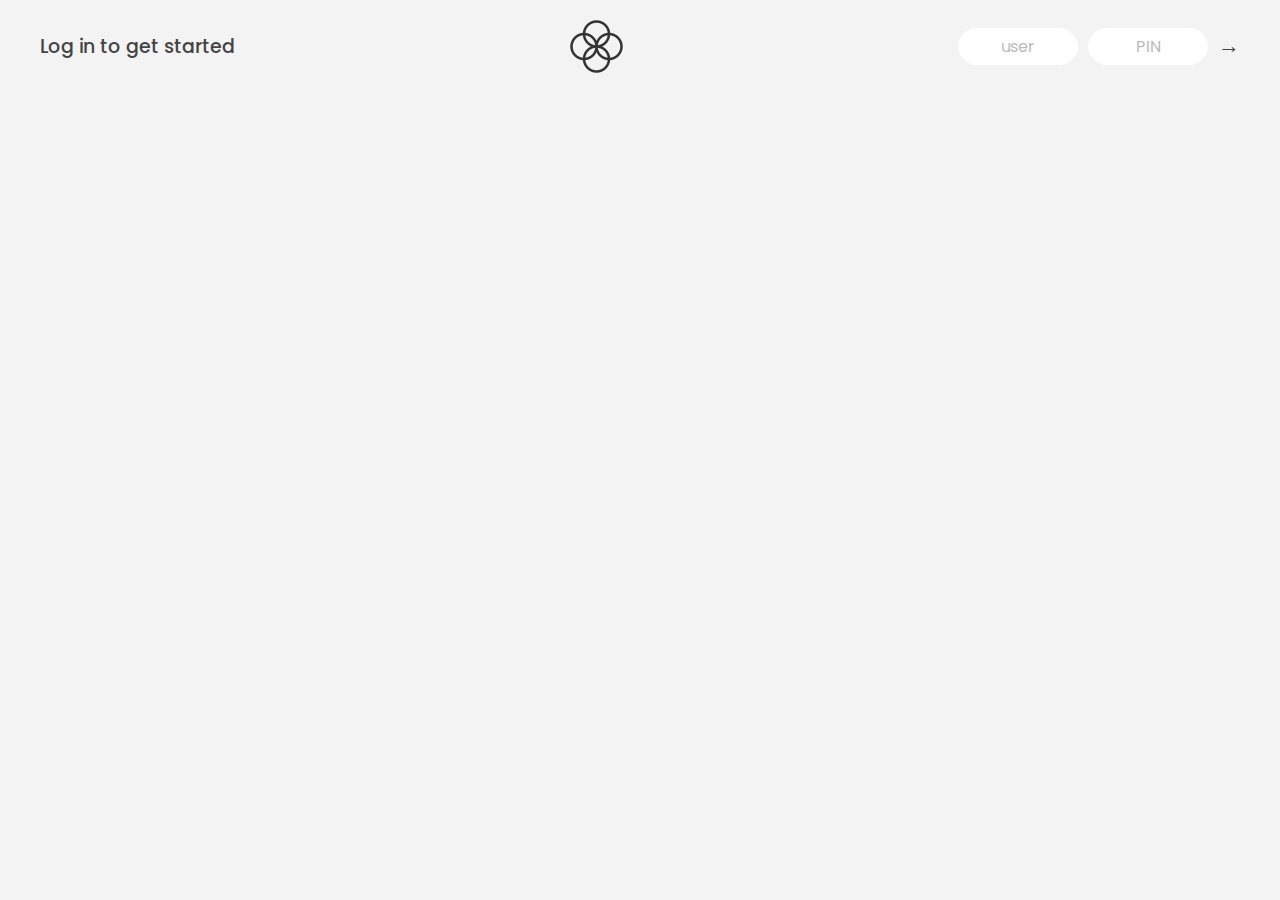
<file: 11-Arrays-Bankist/index.html>
<!DOCTYPE html>
<html lang="en">
  <head>
    <meta charset="UTF-8" />
    <meta name="viewport" content="width=device-width, initial-scale=1.0" />
    <meta http-equiv="X-UA-Compatible" content="ie=edge" />
    <link rel="shortcut icon" type="image/png" href="/icon.png" />

    <link
      href="https://fonts.googleapis.com/css?family=Poppins:400,500,600&display=swap"
      rel="stylesheet"
    />

    <link rel="stylesheet" href="style.css" />
    <title>Bankist</title>
  </head>
  <body>
    <!-- TOP NAVIGATION -->
    <nav>
      <p class="welcome">Log in to get started</p>
      <img src="logo.png" alt="Logo" class="logo" />
      <form class="login">
        <input
          type="text"
          placeholder="user"
          class="login__input login__input--user"
        />
        <!-- In practice, use type="password" -->
        <input
          type="text"
          placeholder="PIN"
          maxlength="4"
          class="login__input login__input--pin"
        />
        <button class="login__btn">&rarr;</button>
      </form>
    </nav>

    <main class="app">
      <!-- BALANCE -->
      <div class="balance">
        <div>
          <p class="balance__label">Current balance</p>
          <p class="balance__date">
            As of <span class="date">05/03/2037</span>
          </p>
        </div>
        <p class="balance__value">0000€</p>
      </div>

      <!-- MOVEMENTS -->
      <div class="movements">
        <div class="movements__row">
          <div class="movements__type movements__type--deposit">2 deposit</div>
          <div class="movements__date">3 days ago</div>
          <div class="movements__value">4 000€</div>
        </div>
        <div class="movements__row">
          <div class="movements__type movements__type--withdrawal">
            1 withdrawal
          </div>
          <div class="movements__date">24/01/2037</div>
          <div class="movements__value">-378€</div>
        </div>
      </div>

      <!-- SUMMARY -->
      <div class="summary">
        <p class="summary__label">In</p>
        <p class="summary__value summary__value--in">0000€</p>
        <p class="summary__label">Out</p>
        <p class="summary__value summary__value--out">0000€</p>
        <p class="summary__label">Interest</p>
        <p class="summary__value summary__value--interest">0000€</p>
        <button class="btn--sort">&downarrow; SORT</button>
      </div>

      <!-- OPERATION: TRANSFERS -->
      <div class="operation operation--transfer">
        <h2>Transfer money</h2>
        <form class="form form--transfer">
          <input type="text" class="form__input form__input--to" />
          <input type="number" class="form__input form__input--amount" />
          <button class="form__btn form__btn--transfer">&rarr;</button>
          <label class="form__label">Transfer to</label>
          <label class="form__label">Amount</label>
        </form>
      </div>

      <!-- OPERATION: LOAN -->
      <div class="operation operation--loan">
        <h2>Request loan</h2>
        <form class="form form--loan">
          <input type="number" class="form__input form__input--loan-amount" />
          <button class="form__btn form__btn--loan">&rarr;</button>
          <label class="form__label form__label--loan">Amount</label>
        </form>
      </div>

      <!-- OPERATION: CLOSE -->
      <div class="operation operation--close">
        <h2>Close account</h2>
        <form class="form form--close">
          <input type="text" class="form__input form__input--user" />
          <input
            type="password"
            maxlength="6"
            class="form__input form__input--pin"
          />
          <button class="form__btn form__btn--close">&rarr;</button>
          <label class="form__label">Confirm user</label>
          <label class="form__label">Confirm PIN</label>
        </form>
      </div>

      <!-- LOGOUT TIMER -->
      <p class="logout-timer">
        You will be logged out in <span class="timer">05:00</span>
      </p>
    </main>

    <!-- <footer>
      &copy; by Jonas Schmedtmann. Don't claim as your own :)
    </footer> -->

    <script src="script.js"></script>
  </body>
</html>
</file>
<file: 05-Guess-My-Number/style.css>
@import url("https://fonts.googleapis.com/css?family=Press+Start+2P&display=swap");

* {
  margin: 0;
  padding: 0;
  box-sizing: inherit;
}

html {
  font-size: 62.5%;
  box-sizing: border-box;
}

body {
  font-family: "Press Start 2P", sans-serif;
  color: #eee;
  background-color: #222;
}

/* LAYOUT */
header {
  position: relative;
  height: 35vh;
  border-bottom: 7px solid #eee;
}

main {
  height: 65vh;
  color: #eee;
  display: flex;
  align-items: center;
  justify-content: space-around;
}

.left {
  width: 52rem;
  display: flex;
  flex-direction: column;
  align-items: center;
}

.right {
  width: 52rem;
  font-size: 2rem;
}

/* ELEMENTS STYLE */
h1 {
  font-size: 4rem;
  text-align: center;
  position: absolute;
  width: 100%;
  top: 52%;
  left: 50%;
  transform: translate(-50%, -50%);
}

.number {
  background: #eee;
  color: #333;
  font-size: 6rem;
  width: 15rem;
  padding: 3rem 0rem;
  text-align: center;
  position: absolute;
  bottom: 0;
  left: 50%;
  transform: translate(-50%, 50%);
}

.between {
  font-size: 1.4rem;
  position: absolute;
  top: 2rem;
  right: 2rem;
}

.again {
  position: absolute;
  top: 2rem;
  left: 2rem;
}

.guess {
  background: none;
  border: 4px solid #eee;
  font-family: inherit;
  color: inherit;
  font-size: 5rem;
  padding: 2.5rem;
  width: 25rem;
  text-align: center;
  display: block;
  margin-bottom: 3rem;
}

.btn {
  border: none;
  background-color: #eee;
  color: #222;
  font-size: 2rem;
  font-family: inherit;
  padding: 2rem 3rem;
  cursor: pointer;
}

.btn:hover {
  background-color: #ccc;
}

.message {
  margin-bottom: 8rem;
  height: 3rem;
}

.label-score {
  margin-bottom: 2rem;
}

.bg-color {
  background-color: #60b347;
}

.win-box {
  width: 30rem;
}
</file>
<file: 06-Modal/style.css>
* {
  margin: 0;
  padding: 0;
  box-sizing: inherit;
}

html {
  font-size: 62.5%;
  box-sizing: border-box;
}

body {
  font-family: sans-serif;
  color: #333;
  line-height: 1.5;
  height: 100vh;
  position: relative;
  display: flex;
  align-items: flex-start;
  justify-content: center;
  background: linear-gradient(to top left, #28b487, #7dd56f);
}

.show-modal {
  font-size: 2rem;
  font-weight: 600;
  padding: 1.75rem 3.5rem;
  margin: 5rem 2rem;
  border: none;
  background-color: #fff;
  color: #444;
  border-radius: 10rem;
  cursor: pointer;
}

.close-modal {
  position: absolute;
  top: 1.2rem;
  right: 2rem;
  font-size: 5rem;
  color: #333;
  cursor: pointer;
  border: none;
  background: none;
}

h1 {
  font-size: 2.5rem;
  margin-bottom: 2rem;
}

p {
  font-size: 1.8rem;
}

/* -------------------------- */
/* CLASSES TO MAKE MODAL WORK */
.hidden {
  display: none;
}

.modal {
  position: absolute;
  top: 50%;
  left: 50%;
  transform: translate(-50%, -50%);
  width: 70%;

  background-color: white;
  padding: 6rem;
  border-radius: 5px;
  box-shadow: 0 3rem 5rem rgba(0, 0, 0, 0.3);
  z-index: 10;
}

.overlay {
  position: absolute;
  top: 0;
  left: 0;
  width: 100%;
  height: 100%;
  background-color: rgba(0, 0, 0, 0.6);
  backdrop-filter: blur(3px);
  z-index: 5;
}
</file>
<file: 10-Arrays-Bankist/style.css>
/*
 * Use this CSS to learn some intersting techniques,
 * in case you're wondering how I built the UI.
 * Have fun! 😁
 */

* {
  margin: 0;
  padding: 0;
  box-sizing: inherit;
}

html {
  font-size: 62.5%;
  box-sizing: border-box;
}

body {
  font-family: "Poppins", sans-serif;
  color: #444;
  background-color: #f3f3f3;
  height: 100vh;
  padding: 2rem;
}

nav {
  display: flex;
  justify-content: space-between;
  align-items: center;
  padding: 0 2rem;
}

.welcome {
  font-size: 1.9rem;
  font-weight: 500;
}

.logo {
  height: 5.25rem;
}

.login {
  display: flex;
}

.login__input {
  border: none;
  padding: 0.5rem 2rem;
  font-size: 1.6rem;
  font-family: inherit;
  text-align: center;
  width: 12rem;
  border-radius: 10rem;
  margin-right: 1rem;
  color: inherit;
  border: 1px solid #fff;
  transition: all 0.3s;
}

.login__input:focus {
  outline: none;
  border: 1px solid #ccc;
}

.login__input::placeholder {
  color: #bbb;
}

.login__btn {
  border: none;
  background: none;
  font-size: 2.2rem;
  color: inherit;
  cursor: pointer;
  transition: all 0.3s;
}

.login__btn:hover,
.login__btn:focus,
.btn--sort:hover,
.btn--sort:focus {
  outline: none;
  color: #777;
}

/* MAIN */
.app {
  position: relative;
  max-width: 100rem;
  margin: 4rem auto;
  display: grid;
  grid-template-columns: 4fr 3fr;
  grid-template-rows: auto repeat(3, 15rem) auto;
  gap: 2rem;

  /* NOTE This creates the fade in/out anumation */
  opacity: 0;
  transition: all 1s;
}

.balance {
  grid-column: 1 / span 2;
  display: flex;
  align-items: flex-end;
  justify-content: space-between;
  margin-bottom: 2rem;
}

.balance__label {
  font-size: 2.2rem;
  font-weight: 500;
  margin-bottom: -0.2rem;
}

.balance__date {
  font-size: 1.4rem;
  color: #888;
}

.balance__value {
  font-size: 4.5rem;
  font-weight: 400;
}

/* MOVEMENTS */
.movements {
  grid-row: 2 / span 3;
  background-color: #fff;
  border-radius: 1rem;
  overflow: scroll;
}

.movements__row {
  padding: 2.25rem 4rem;
  display: flex;
  align-items: center;
  border-bottom: 1px solid #eee;
}

.movements__type {
  font-size: 1.1rem;
  text-transform: uppercase;
  font-weight: 500;
  color: #fff;
  padding: 0.1rem 1rem;
  border-radius: 10rem;
  margin-right: 2rem;
}

.movements__date {
  font-size: 1.1rem;
  text-transform: uppercase;
  font-weight: 500;
  color: #666;
}

.movements__type--deposit {
  background-image: linear-gradient(to top left, #39b385, #9be15d);
}

.movements__type--withdrawal {
  background-image: linear-gradient(to top left, #e52a5a, #ff585f);
}

.movements__value {
  font-size: 1.7rem;
  margin-left: auto;
}

/* SUMMARY */
.summary {
  grid-row: 5 / 6;
  display: flex;
  align-items: baseline;
  padding: 0 0.3rem;
  margin-top: 1rem;
}

.summary__label {
  font-size: 1.2rem;
  font-weight: 500;
  text-transform: uppercase;
  margin-right: 0.8rem;
}

.summary__value {
  font-size: 2.2rem;
  margin-right: 2.5rem;
}

.summary__value--in,
.summary__value--interest {
  color: #66c873;
}

.summary__value--out {
  color: #f5465d;
}

.btn--sort {
  margin-left: auto;
  border: none;
  background: none;
  font-size: 1.3rem;
  font-weight: 500;
  cursor: pointer;
}

/* OPERATIONS */
.operation {
  border-radius: 1rem;
  padding: 3rem 4rem;
  color: #333;
}

.operation--transfer {
  background-image: linear-gradient(to top left, #ffb003, #ffcb03);
}

.operation--loan {
  background-image: linear-gradient(to top left, #39b385, #9be15d);
}

.operation--close {
  background-image: linear-gradient(to top left, #e52a5a, #ff585f);
}

h2 {
  margin-bottom: 1.5rem;
  font-size: 1.7rem;
  font-weight: 600;
  color: #333;
}

.form {
  display: grid;
  grid-template-columns: 2.5fr 2.5fr 1fr;
  grid-template-rows: auto auto;
  gap: 0.4rem 1rem;
}

/* Exceptions for interst */
.form.form--loan {
  grid-template-columns: 2.5fr 1fr 2.5fr;
}
.form__label--loan {
  grid-row: 2;
}
/* End exceptions */

.form__input {
  width: 100%;
  border: none;
  background-color: rgba(255, 255, 255, 0.4);
  font-family: inherit;
  font-size: 1.5rem;
  text-align: center;
  color: #333;
  padding: 0.3rem 1rem;
  border-radius: 0.7rem;
  transition: all 0.3s;
}

.form__input:focus {
  outline: none;
  background-color: rgba(255, 255, 255, 0.6);
}

.form__label {
  font-size: 1.3rem;
  text-align: center;
}

.form__btn {
  border: none;
  border-radius: 0.7rem;
  font-size: 1.8rem;
  background-color: #fff;
  cursor: pointer;
  transition: all 0.3s;
}

.form__btn:focus {
  outline: none;
  background-color: rgba(255, 255, 255, 0.8);
}

.logout-timer {
  padding: 0 0.3rem;
  margin-top: 1.9rem;
  text-align: right;
  font-size: 1.25rem;
}

.timer {
  font-weight: 600;
}
</file>
<file: 11-Advanced-DOM-Bankist/style.css>
/* The page is NOT responsive. You can implement responsiveness yourself if you wanna have some fun 😃 */

:root {
  --color-primary: #5ec576;
  --color-secondary: #ffcb03;
  --color-tertiary: #ff585f;
  --color-primary-darker: #4bbb7d;
  --color-secondary-darker: #ffbb00;
  --color-tertiary-darker: #fd424b;
  --color-primary-opacity: #5ec5763a;
  --color-secondary-opacity: #ffcd0331;
  --color-tertiary-opacity: #ff58602d;
  --gradient-primary: linear-gradient(to top left, #39b385, #9be15d);
  --gradient-secondary: linear-gradient(to top left, #ffb003, #ffcb03);
}

* {
  margin: 0;
  padding: 0;
  box-sizing: inherit;
}

html {
  font-size: 62.5%;
  box-sizing: border-box;
}

body {
  font-family: "Poppins", sans-serif;
  font-weight: 300;
  color: #444;
  line-height: 1.9;
  background-color: #f3f3f3;
}

/* GENERAL ELEMENTS */
.section {
  padding: 15rem 3rem;
  border-top: 1px solid #ddd;

  transition: transform 1s, opacity 1s;
}

.section--hidden {
  opacity: 0;
  transform: translateY(8rem);
}

.section__title {
  max-width: 80rem;
  margin: 0 auto 8rem auto;
}

.section__description {
  font-size: 1.8rem;
  font-weight: 600;
  text-transform: uppercase;
  color: var(--color-primary);
  margin-bottom: 1rem;
}

.section__header {
  font-size: 4rem;
  line-height: 1.3;
  font-weight: 500;
}

.btn {
  display: inline-block;
  background-color: var(--color-primary);
  font-size: 1.6rem;
  font-family: inherit;
  font-weight: 500;
  border: none;
  padding: 1.25rem 4.5rem;
  border-radius: 10rem;
  cursor: pointer;
  transition: all 0.3s;
}

.btn:hover {
  background-color: var(--color-primary-darker);
}

.btn--text {
  display: inline-block;
  background: none;
  font-size: 1.7rem;
  font-family: inherit;
  font-weight: 500;
  color: var(--color-primary);
  border: none;
  border-bottom: 1px solid currentColor;
  padding-bottom: 2px;
  cursor: pointer;
  transition: all 0.3s;
}

p {
  color: #666;
}

/* This is BAD for accessibility! Don't do in the real world! */
button:focus {
  outline: none;
}

img {
  transition: filter 0.5s;
}

.lazy-img {
  filter: blur(20px);
}

/* NAVIGATION */
.nav {
  display: flex;
  justify-content: space-between;
  align-items: center;
  height: 9rem;
  width: 100%;
  padding: 0 6rem;
  z-index: 100;
}

/* nav and stickly class at the same time */
.nav.sticky {
  position: fixed;
  background-color: rgba(255, 255, 255, 0.95);
}

.nav__logo {
  height: 4.5rem;
  transition: all 0.3s;
}

.nav__links {
  display: flex;
  align-items: center;
  list-style: none;
}

.nav__item {
  margin-left: 4rem;
}

.nav__link:link,
.nav__link:visited {
  font-size: 1.7rem;
  font-weight: 400;
  color: inherit;
  text-decoration: none;
  display: block;
  transition: all 0.3s;
}

.nav__link--btn:link,
.nav__link--btn:visited {
  padding: 0.8rem 2.5rem;
  border-radius: 3rem;
  background-color: var(--color-primary);
  color: #222;
}

.nav__link--btn:hover,
.nav__link--btn:active {
  color: inherit;
  background-color: var(--color-primary-darker);
  color: #333;
}

/* HEADER */
.header {
  padding: 0 3rem;
  height: 100vh;
  display: flex;
  flex-direction: column;
  align-items: center;
}

.header__title {
  flex: 1;

  max-width: 115rem;
  display: grid;
  grid-template-columns: 3fr 2fr;
  row-gap: 3rem;
  align-content: center;
  justify-content: center;

  align-items: start;
  justify-items: start;
}

h1 {
  font-size: 5.5rem;
  line-height: 1.35;
}

h4 {
  font-size: 2.4rem;
  font-weight: 500;
}

.header__img {
  width: 100%;
  grid-column: 2 / 3;
  grid-row: 1 / span 4;
  transform: translateY(-6rem);
}

.highlight {
  position: relative;
}

.highlight::after {
  display: block;
  content: "";
  position: absolute;
  bottom: 0;
  left: 0;
  height: 100%;
  width: 100%;
  z-index: -1;
  opacity: 0.7;
  transform: scale(1.07, 1.05) skewX(-15deg);
  background-image: var(--gradient-primary);
}

/* FEATURES */
.features {
  display: grid;
  grid-template-columns: 1fr 1fr;
  gap: 4rem;
  margin: 0 12rem;
}

.features__img {
  width: 100%;
}

.features__feature {
  align-self: center;
  justify-self: center;
  width: 70%;
  font-size: 1.5rem;
}

.features__icon {
  display: flex;
  align-items: center;
  justify-content: center;
  background-color: var(--color-primary-opacity);
  height: 5.5rem;
  width: 5.5rem;
  border-radius: 50%;
  margin-bottom: 2rem;
}

.features__icon svg {
  height: 2.5rem;
  width: 2.5rem;
  fill: var(--color-primary);
}

.features__header {
  font-size: 2rem;
  margin-bottom: 1rem;
}

/* OPERATIONS */
.operations {
  max-width: 100rem;
  margin: 12rem auto 0 auto;

  background-color: #fff;
}

.operations__tab-container {
  display: flex;
  justify-content: center;
}

.operations__tab {
  margin-right: 2.5rem;
  transform: translateY(-50%);
}

.operations__tab span {
  margin-right: 1rem;
  font-weight: 600;
  display: inline-block;
}

.operations__tab--1 {
  background-color: var(--color-secondary);
}

.operations__tab--1:hover {
  background-color: var(--color-secondary-darker);
}

.operations__tab--3 {
  background-color: var(--color-tertiary);
  margin: 0;
}

.operations__tab--3:hover {
  background-color: var(--color-tertiary-darker);
}

.operations__tab--active {
  transform: translateY(-66%);
}

.operations__content {
  display: none;

  /* JUST PRESENTATIONAL */
  font-size: 1.7rem;
  padding: 2.5rem 7rem 6.5rem 7rem;
}

.operations__content--active {
  display: grid;
  grid-template-columns: 7rem 1fr;
  column-gap: 3rem;
  row-gap: 0.5rem;
}

.operations__header {
  font-size: 2.25rem;
  font-weight: 500;
  align-self: center;
}

.operations__icon {
  display: flex;
  align-items: center;
  justify-content: center;
  height: 7rem;
  width: 7rem;
  border-radius: 50%;
}

.operations__icon svg {
  height: 2.75rem;
  width: 2.75rem;
}

.operations__content p {
  grid-column: 2;
}

.operations__icon--1 {
  background-color: var(--color-secondary-opacity);
}
.operations__icon--2 {
  background-color: var(--color-primary-opacity);
}
.operations__icon--3 {
  background-color: var(--color-tertiary-opacity);
}
.operations__icon--1 svg {
  fill: var(--color-secondary-darker);
}
.operations__icon--2 svg {
  fill: var(--color-primary);
}
.operations__icon--3 svg {
  fill: var(--color-tertiary);
}

/* SLIDER */
.slider {
  max-width: 100rem;
  height: 50rem;
  margin: 0 auto;
  position: relative;

  /* IN THE END */
  overflow: hidden;
}

.slide {
  position: absolute;
  top: 0;
  width: 100%;
  height: 50rem;

  display: flex;
  align-items: center;
  justify-content: center;

  /* THIS creates the animation! */
  transition: transform 1s;
}

.slide > img {
  /* Only for images that have different size than slide */
  width: 100%;
  height: 100%;
  object-fit: cover;
}

.slider__btn {
  position: absolute;
  top: 50%;
  z-index: 10;

  border: none;
  background: rgba(255, 255, 255, 0.7);
  font-family: inherit;
  color: #333;
  border-radius: 50%;
  height: 5.5rem;
  width: 5.5rem;
  font-size: 3.25rem;
  cursor: pointer;
}

.slider__btn--left {
  left: 6%;
  transform: translate(-50%, -50%);
}

.slider__btn--right {
  right: 6%;
  transform: translate(50%, -50%);
}

.dots {
  position: absolute;
  bottom: 5%;
  left: 50%;
  transform: translateX(-50%);
  display: flex;
}

.dots__dot {
  border: none;
  background-color: #b9b9b9;
  opacity: 0.7;
  height: 1rem;
  width: 1rem;
  border-radius: 50%;
  margin-right: 1.75rem;
  cursor: pointer;
  transition: all 0.5s;

  /* Only necessary when overlying images */
  /* box-shadow: 0 0.6rem 1.5rem rgba(0, 0, 0, 0.7); */
}

.dots__dot:last-child {
  margin: 0;
}

.dots__dot--active {
  /* background-color: #fff; */
  background-color: #888;
  opacity: 1;
}

/* TESTIMONIALS */
.testimonial {
  width: 65%;
  position: relative;
}

.testimonial::before {
  content: "\201C";
  position: absolute;
  top: -5.7rem;
  left: -6.8rem;
  line-height: 1;
  font-size: 20rem;
  font-family: inherit;
  color: var(--color-primary);
  z-index: -1;
}

.testimonial__header {
  font-size: 2.25rem;
  font-weight: 500;
  margin-bottom: 1.5rem;
}

.testimonial__text {
  font-size: 1.7rem;
  margin-bottom: 3.5rem;
  color: #666;
}

.testimonial__author {
  margin-left: 3rem;
  font-style: normal;

  display: grid;
  grid-template-columns: 6.5rem 1fr;
  column-gap: 2rem;
}

.testimonial__photo {
  grid-row: 1 / span 2;
  width: 6.5rem;
  border-radius: 50%;
}

.testimonial__name {
  font-size: 1.7rem;
  font-weight: 500;
  align-self: end;
  margin: 0;
}

.testimonial__location {
  font-size: 1.5rem;
}

.section__title--testimonials {
  margin-bottom: 4rem;
}

/* SIGNUP */
.section--sign-up {
  background-color: #37383d;
  border-top: none;
  border-bottom: 1px solid #444;
  text-align: center;
  padding: 10rem 3rem;
}

.section--sign-up .section__header {
  color: #fff;
  text-align: center;
}

.section--sign-up .section__title {
  margin-bottom: 6rem;
}

.section--sign-up .btn {
  font-size: 1.9rem;
  padding: 2rem 5rem;
}

/* FOOTER */
.footer {
  padding: 10rem 3rem;
  background-color: #37383d;
}

.footer__nav {
  list-style: none;
  display: flex;
  justify-content: center;
  margin-bottom: 5rem;
}

.footer__item {
  margin-right: 4rem;
}

.footer__link {
  font-size: 1.6rem;
  color: #eee;
  text-decoration: none;
}

.footer__logo {
  height: 5rem;
  display: block;
  margin: 0 auto;
  margin-bottom: 5rem;
}

.footer__copyright {
  font-size: 1.4rem;
  color: #aaa;
  text-align: center;
}

.footer__copyright .footer__link {
  font-size: 1.4rem;
}

/* MODAL WINDOW */
.modal {
  position: fixed;
  top: 50%;
  left: 50%;
  transform: translate(-50%, -50%);
  max-width: 60rem;
  background-color: #f3f3f3;
  padding: 5rem 6rem;
  box-shadow: 0 4rem 6rem rgba(0, 0, 0, 0.3);
  z-index: 1000;
  transition: all 0.5s;
}

.overlay {
  position: fixed;
  top: 0;
  left: 0;
  width: 100%;
  height: 100%;
  background-color: rgba(0, 0, 0, 0.5);
  backdrop-filter: blur(4px);
  z-index: 100;
  transition: all 0.5s;
}

.modal__header {
  font-size: 3.25rem;
  margin-bottom: 4.5rem;
  line-height: 1.5;
}

.modal__form {
  margin: 0 3rem;
  display: grid;
  grid-template-columns: 1fr 2fr;
  align-items: center;
  gap: 2.5rem;
}

.modal__form label {
  font-size: 1.7rem;
  font-weight: 500;
}

.modal__form input {
  font-size: 1.7rem;
  padding: 1rem 1.5rem;
  border: 1px solid #ddd;
  border-radius: 0.5rem;
}

.modal__form button {
  grid-column: 1 / span 2;
  justify-self: center;
  margin-top: 1rem;
}

.btn--close-modal {
  font-family: inherit;
  color: inherit;
  position: absolute;
  top: 0.5rem;
  right: 2rem;
  font-size: 4rem;
  cursor: pointer;
  border: none;
  background: none;
}

.hidden {
  visibility: hidden;
  opacity: 0;
}

/* COOKIE MESSAGE */
.cookie-message {
  display: flex;
  align-items: center;
  justify-content: space-evenly;
  position: fixed;
  bottom: 0;
  width: 100%;
  background-color: white;
  color: #bbb;
  font-size: 1.5rem;
  font-weight: 400;
  padding: 1rem 0;
  z-index: 1;
}
</file>
<file: 11-Arrays-Bankist/style.css>
/*
 * Use this CSS to learn some intersting techniques,
 * in case you're wondering how I built the UI.
 * Have fun! 😁
 */

* {
  margin: 0;
  padding: 0;
  box-sizing: inherit;
}

html {
  font-size: 62.5%;
  box-sizing: border-box;
}

body {
  font-family: "Poppins", sans-serif;
  color: #444;
  background-color: #f3f3f3;
  height: 100vh;
  padding: 2rem;
}

nav {
  display: flex;
  justify-content: space-between;
  align-items: center;
  padding: 0 2rem;
}

.welcome {
  font-size: 1.9rem;
  font-weight: 500;
}

.logo {
  height: 5.25rem;
}

.login {
  display: flex;
}

.login__input {
  border: none;
  padding: 0.5rem 2rem;
  font-size: 1.6rem;
  font-family: inherit;
  text-align: center;
  width: 12rem;
  border-radius: 10rem;
  margin-right: 1rem;
  color: inherit;
  border: 1px solid #fff;
  transition: all 0.3s;
}

.login__input:focus {
  outline: none;
  border: 1px solid #ccc;
}

.login__input::placeholder {
  color: #bbb;
}

.login__btn {
  border: none;
  background: none;
  font-size: 2.2rem;
  color: inherit;
  cursor: pointer;
  transition: all 0.3s;
}

.login__btn:hover,
.login__btn:focus,
.btn--sort:hover,
.btn--sort:focus {
  outline: none;
  color: #777;
}

/* MAIN */
.app {
  position: relative;
  max-width: 100rem;
  margin: 4rem auto;
  display: grid;
  grid-template-columns: 4fr 3fr;
  grid-template-rows: auto repeat(3, 15rem) auto;
  gap: 2rem;

  /* NOTE This creates the fade in/out anumation */
  opacity: 0;
  transition: all 1s;
}

.balance {
  grid-column: 1 / span 2;
  display: flex;
  align-items: flex-end;
  justify-content: space-between;
  margin-bottom: 2rem;
}

.balance__label {
  font-size: 2.2rem;
  font-weight: 500;
  margin-bottom: -0.2rem;
}

.balance__date {
  font-size: 1.4rem;
  color: #888;
}

.balance__value {
  font-size: 4.5rem;
  font-weight: 400;
}

/* MOVEMENTS */
.movements {
  grid-row: 2 / span 3;
  background-color: #fff;
  border-radius: 1rem;
  overflow: scroll;
}

.movements__row {
  padding: 2.25rem 4rem;
  display: flex;
  align-items: center;
  border-bottom: 1px solid #eee;
}

.movements__type {
  font-size: 1.1rem;
  text-transform: uppercase;
  font-weight: 500;
  color: #fff;
  padding: 0.1rem 1rem;
  border-radius: 10rem;
  margin-right: 2rem;
}

.movements__date {
  font-size: 1.1rem;
  text-transform: uppercase;
  font-weight: 500;
  color: #666;
}

.movements__type--deposit {
  background-image: linear-gradient(to top left, #39b385, #9be15d);
}

.movements__type--withdrawal {
  background-image: linear-gradient(to top left, #e52a5a, #ff585f);
}

.movements__value {
  font-size: 1.7rem;
  margin-left: auto;
}

/* SUMMARY */
.summary {
  grid-row: 5 / 6;
  display: flex;
  align-items: baseline;
  padding: 0 0.3rem;
  margin-top: 1rem;
}

.summary__label {
  font-size: 1.2rem;
  font-weight: 500;
  text-transform: uppercase;
  margin-right: 0.8rem;
}

.summary__value {
  font-size: 2.2rem;
  margin-right: 2.5rem;
}

.summary__value--in,
.summary__value--interest {
  color: #66c873;
}

.summary__value--out {
  color: #f5465d;
}

.btn--sort {
  margin-left: auto;
  border: none;
  background: none;
  font-size: 1.3rem;
  font-weight: 500;
  cursor: pointer;
}

/* OPERATIONS */
.operation {
  border-radius: 1rem;
  padding: 3rem 4rem;
  color: #333;
}

.operation--transfer {
  background-image: linear-gradient(to top left, #ffb003, #ffcb03);
}

.operation--loan {
  background-image: linear-gradient(to top left, #39b385, #9be15d);
}

.operation--close {
  background-image: linear-gradient(to top left, #e52a5a, #ff585f);
}

h2 {
  margin-bottom: 1.5rem;
  font-size: 1.7rem;
  font-weight: 600;
  color: #333;
}

.form {
  display: grid;
  grid-template-columns: 2.5fr 2.5fr 1fr;
  grid-template-rows: auto auto;
  gap: 0.4rem 1rem;
}

/* Exceptions for interst */
.form.form--loan {
  grid-template-columns: 2.5fr 1fr 2.5fr;
}
.form__label--loan {
  grid-row: 2;
}
/* End exceptions */

.form__input {
  width: 100%;
  border: none;
  background-color: rgba(255, 255, 255, 0.4);
  font-family: inherit;
  font-size: 1.5rem;
  text-align: center;
  color: #333;
  padding: 0.3rem 1rem;
  border-radius: 0.7rem;
  transition: all 0.3s;
}

.form__input:focus {
  outline: none;
  background-color: rgba(255, 255, 255, 0.6);
}

.form__label {
  font-size: 1.3rem;
  text-align: center;
}

.form__btn {
  border: none;
  border-radius: 0.7rem;
  font-size: 1.8rem;
  background-color: #fff;
  cursor: pointer;
  transition: all 0.3s;
}

.form__btn:focus {
  outline: none;
  background-color: rgba(255, 255, 255, 0.8);
}

.logout-timer {
  padding: 0 0.3rem;
  margin-top: 1.9rem;
  text-align: right;
  font-size: 1.25rem;
}

.timer {
  font-weight: 600;
}
</file>
